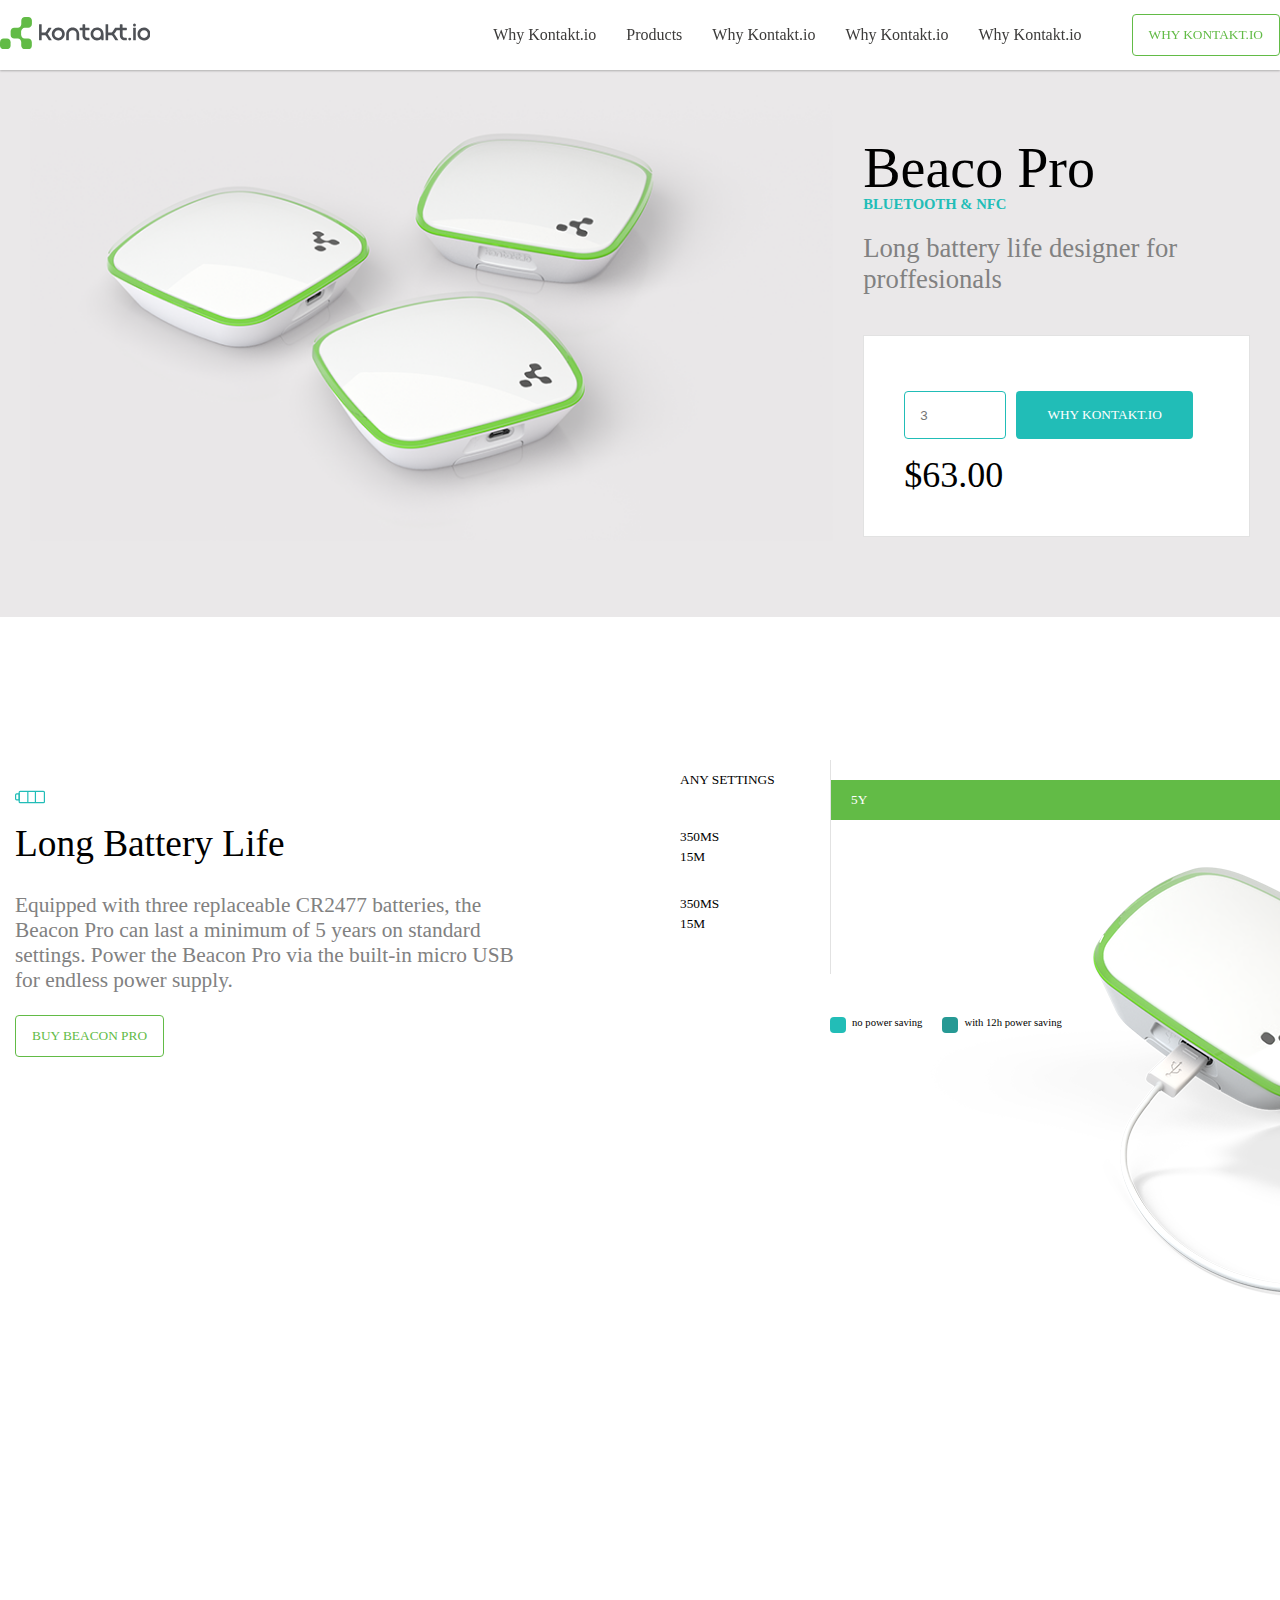
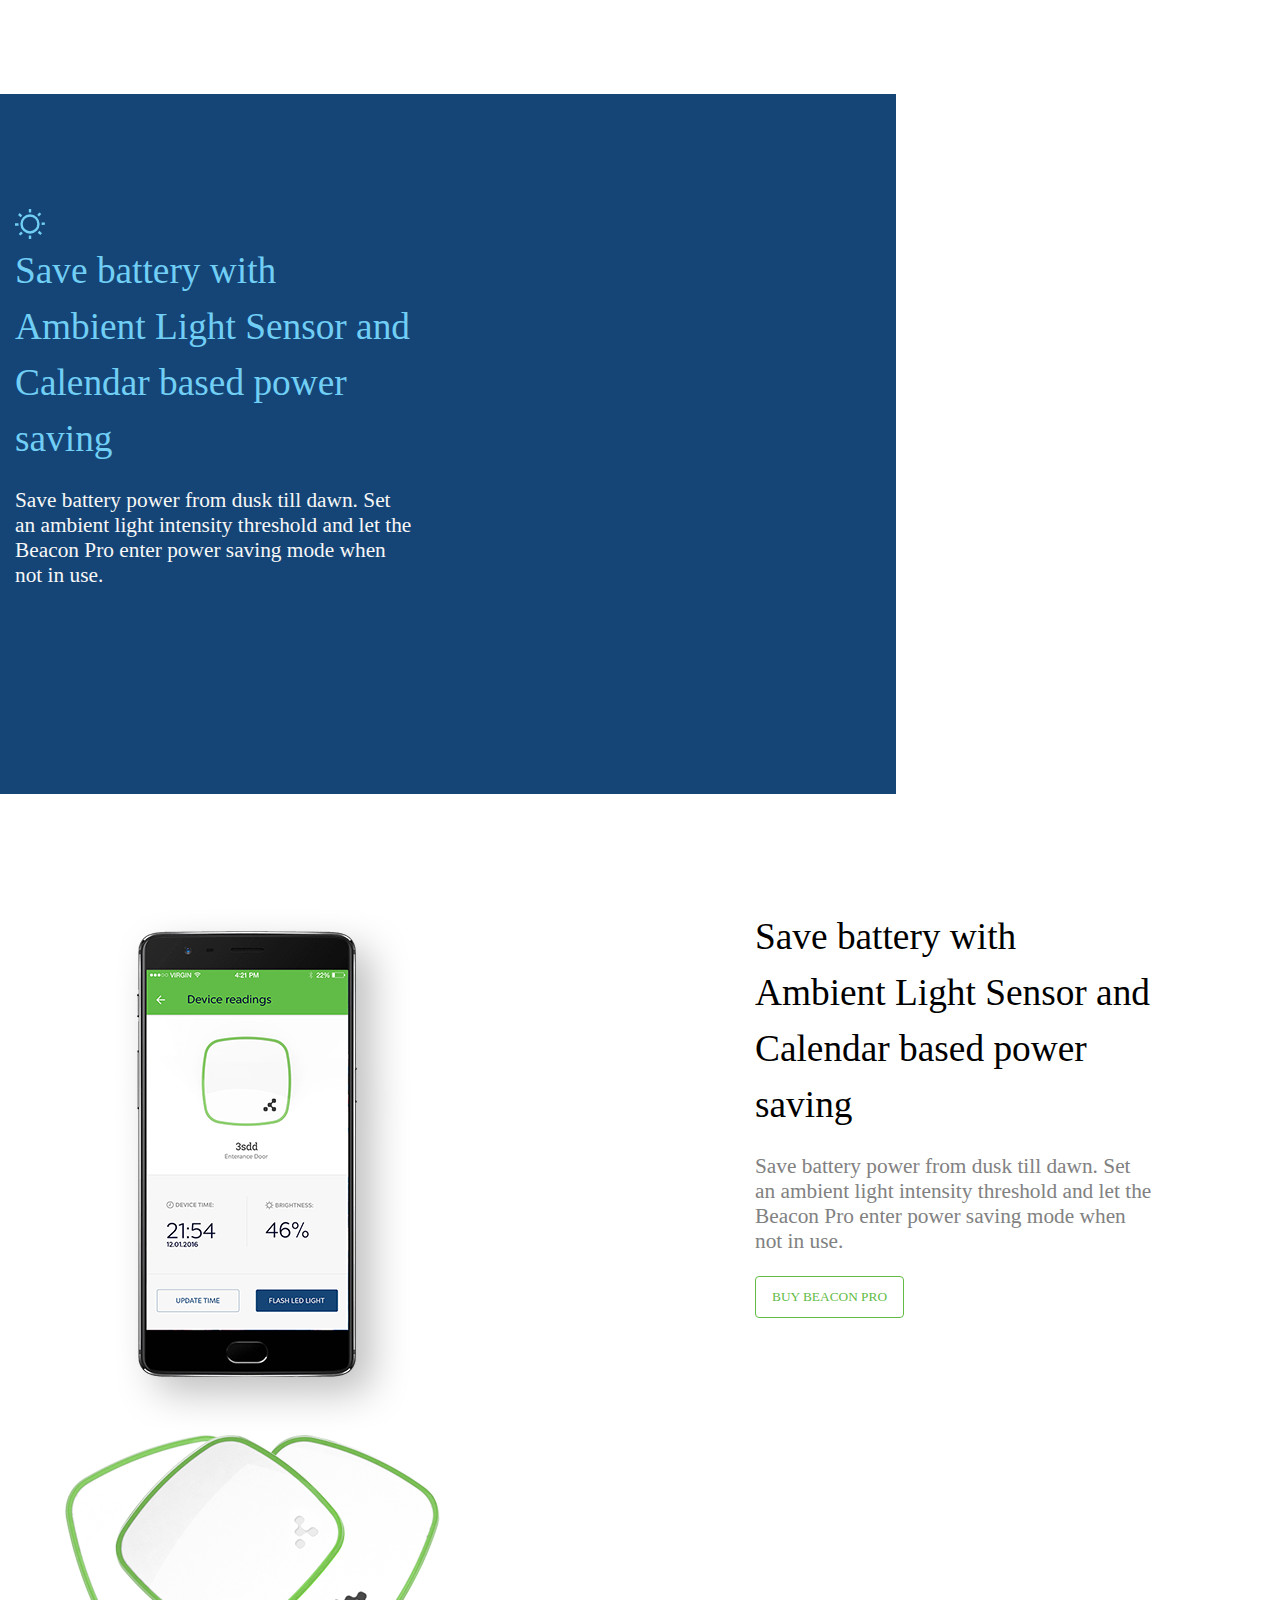
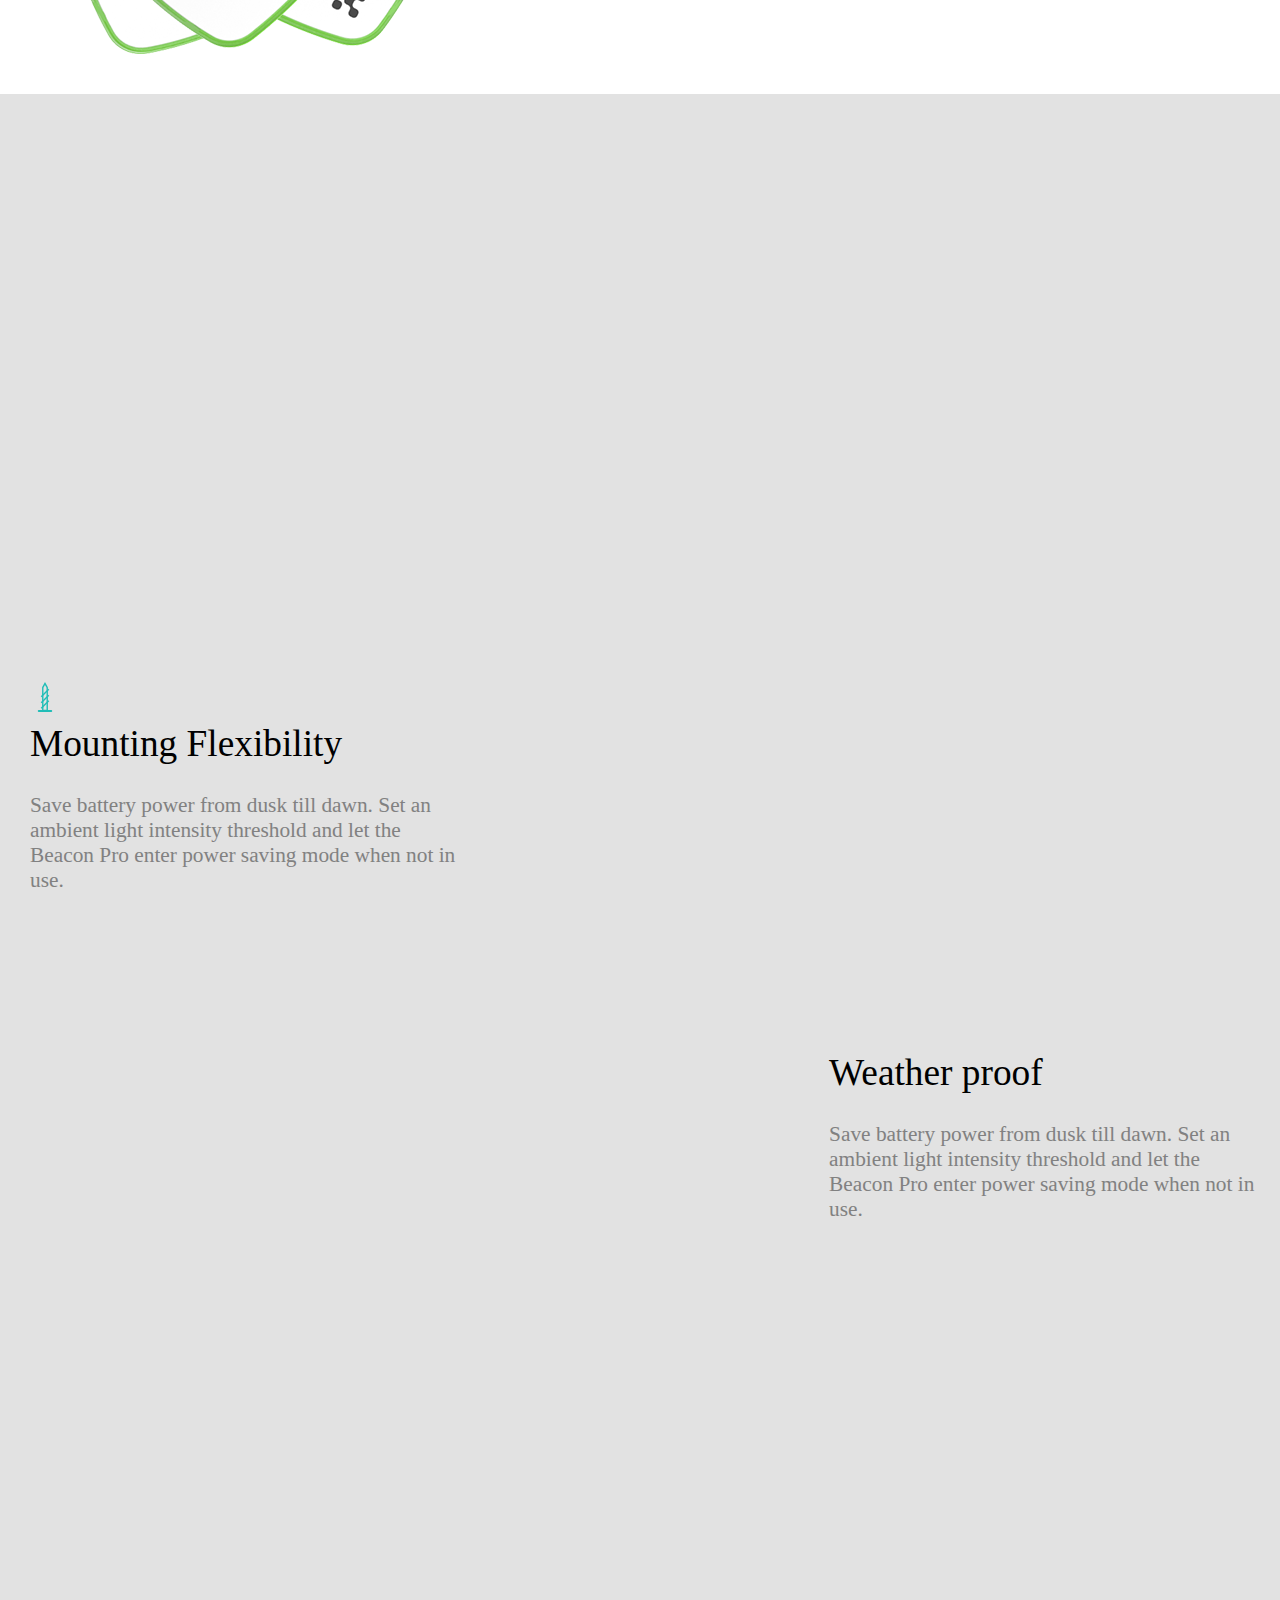
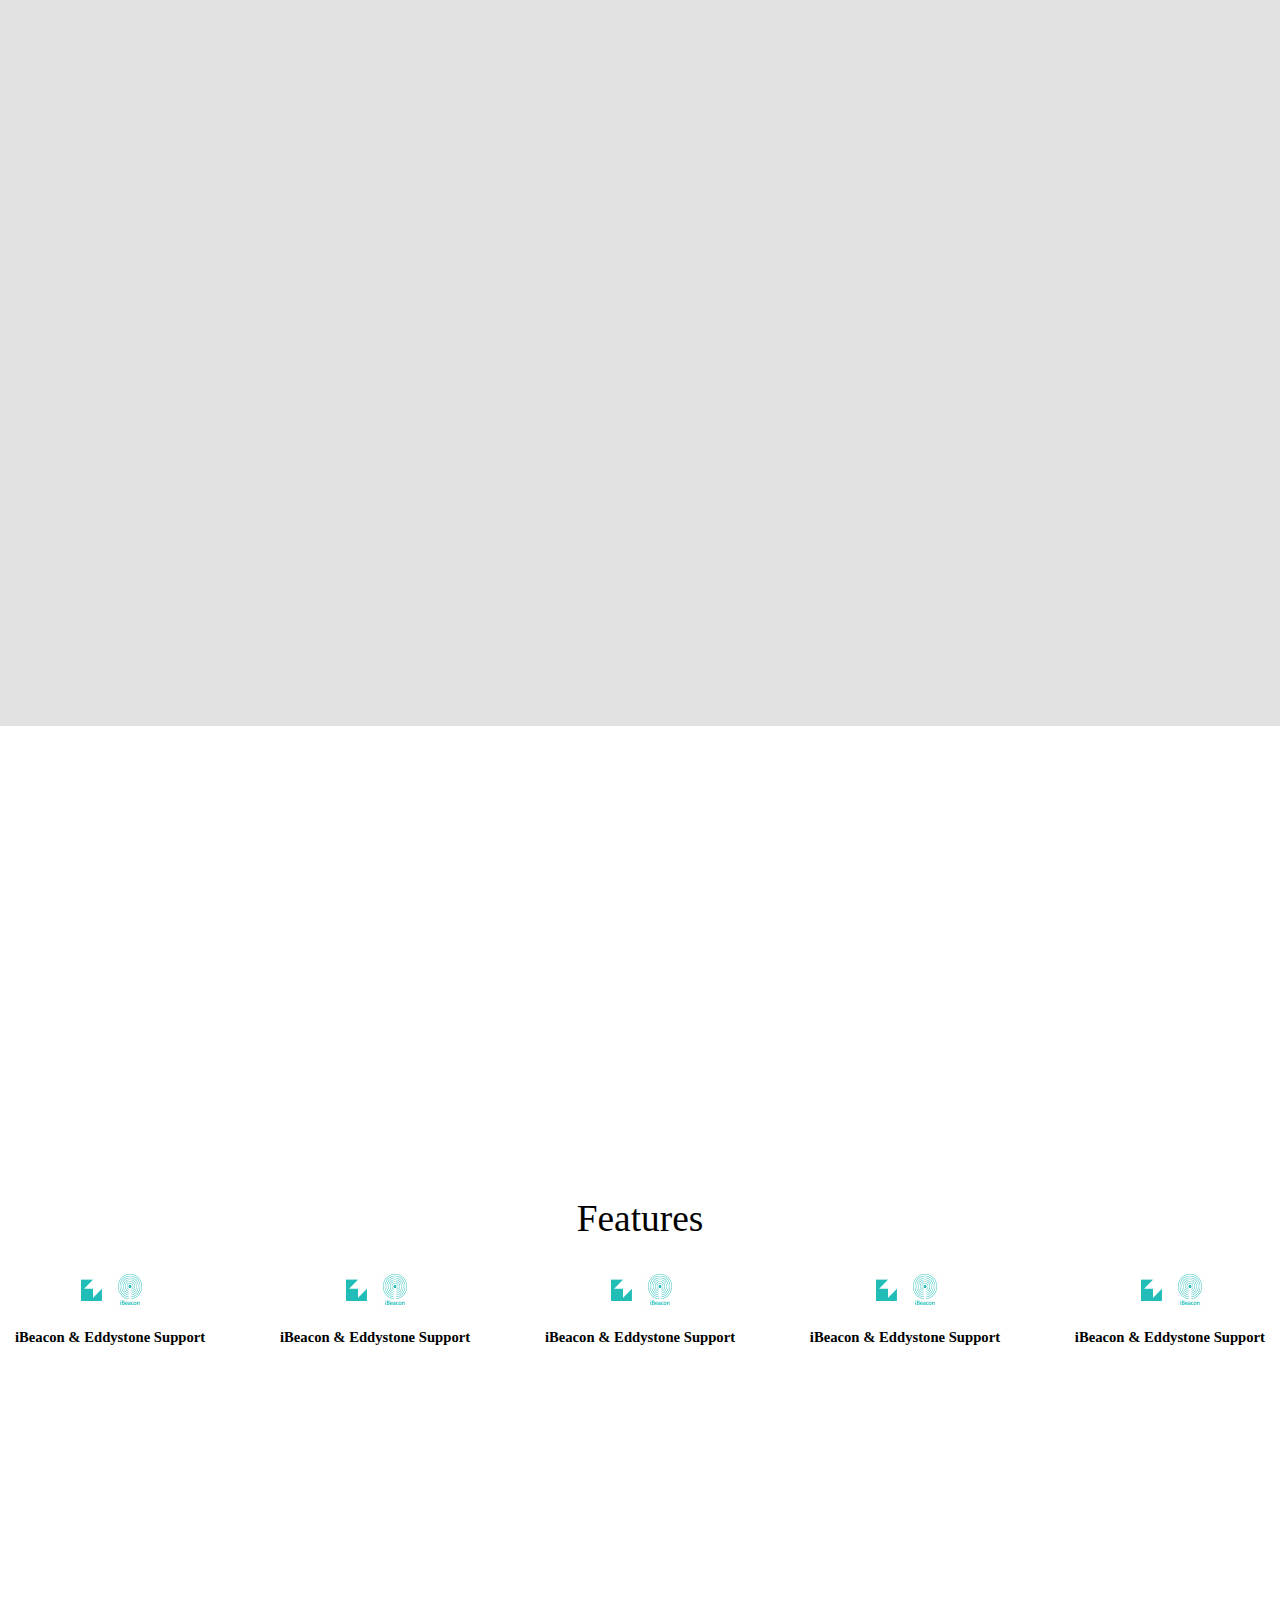
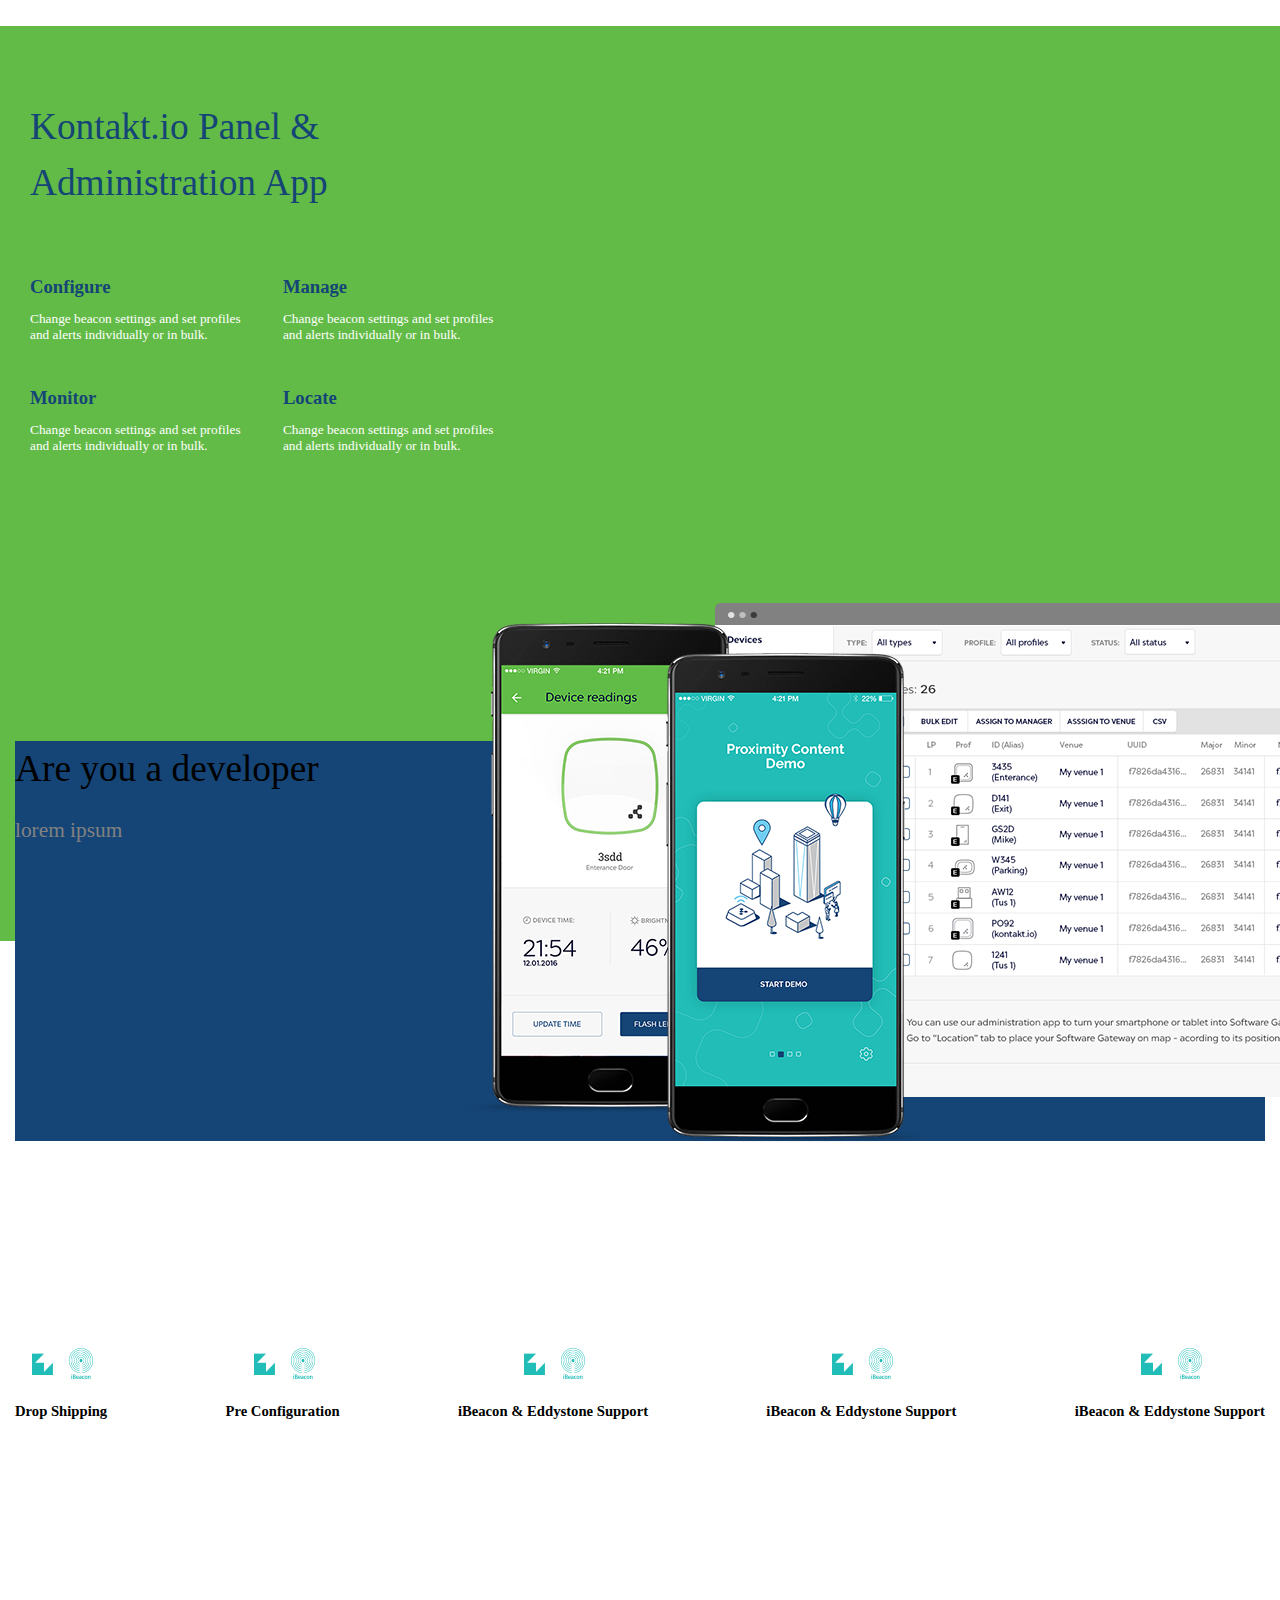
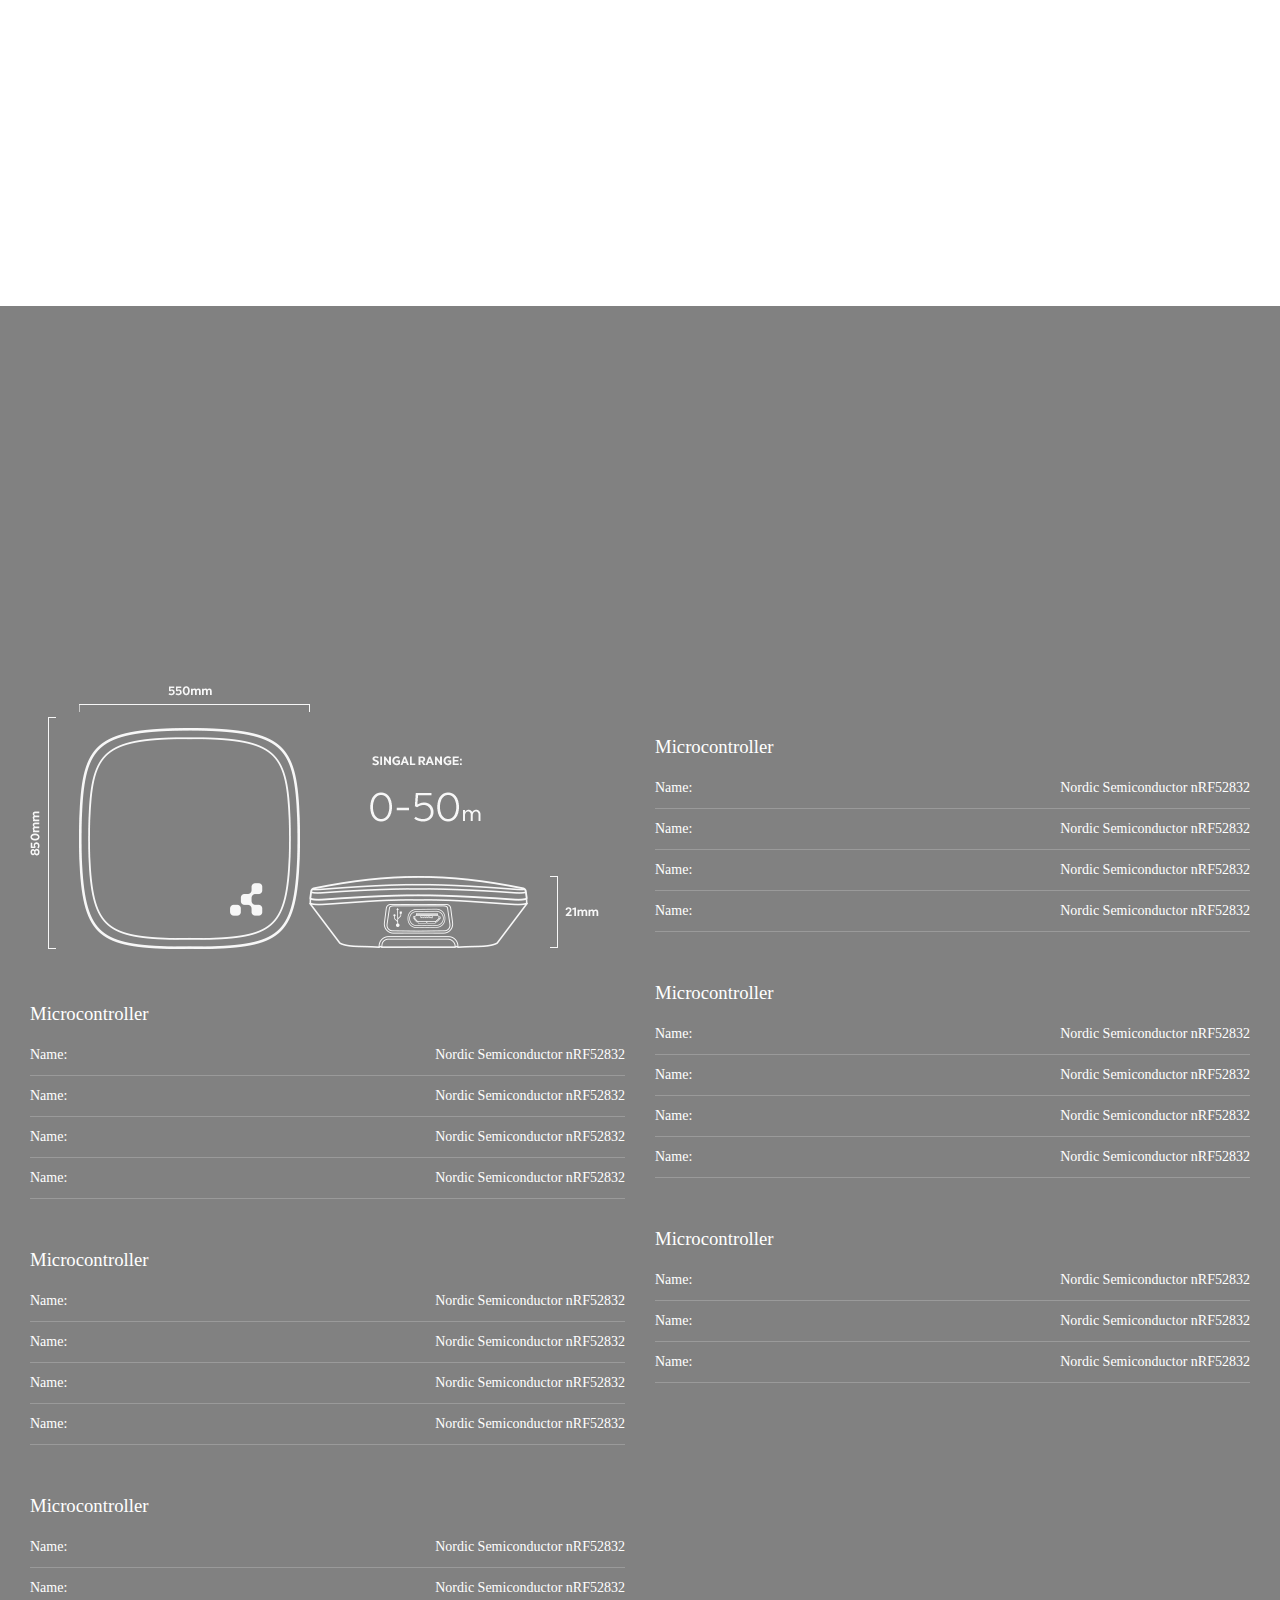
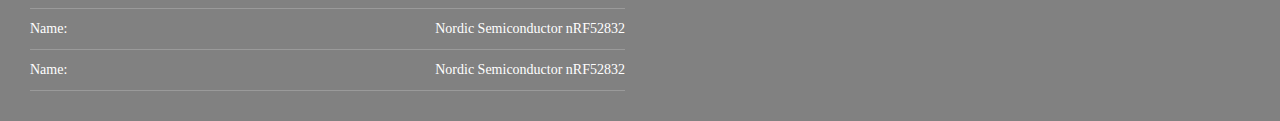
<file: index.html>
<!DOCTYPE HTML PUBLIC "-//W3C//DTD HTML 4.01//EN"
   "http://www.w3.org/TR/html4/strict.dtd">
<HTML>
    <HEAD>
        <TITLE>Beacon Pro</TITLE>
        <link rel="stylesheet" href="css.css">
        <link rel="stylesheet" href="grid.css">
        <link rel="stylesheet" href="graph.css">
        <link rel="stylesheet" href="style.css">
        <link rel="stylesheet" href="animate.css">  
        <link rel="stylesheet" href="aos-master/dist/aos.css">
        <script src="aos-master/dist/aos.js"></script>
        <script src="vissense-0.10.0/lib/vissense.js"></script>

        <meta name="viewport" content="width=device-width, initial-scale=1.0">

       
   </HEAD> 
    <BODY>
    <script> AOS.init({
      offset: 100,
      duration: 500,
      easing: 'ease-in-sine',
      delay: 100,
    });
        </script>   

        <div class="site-header">
            <div class="wrapper">
            <div class="logo-header">
                <img src="img/logo-2.svg" alt="kontakt.io">
            </div>
            <div class="header-nav">
                <ul id="nav-links">
                    <li class="menu-item">
                        <a href="https://testwebpage.kontakt.io/products-and-solutions/why-kontakt-io/">Why Kontakt.io</a>
                    </li>
                    <li class="menu-item">
                        <a class="link-box" href="https://testwebpage.kontakt.io/products-and-solutions/why-kontakt-io/">Products</a>
                    </li>
                    <li class="menu-item">
                        <a href="https://testwebpage.kontakt.io/products-and-solutions/why-kontakt-io/">Why Kontakt.io</a>
                    </li>
                     <li class="menu-item">
                        <a href="https://testwebpage.kontakt.io/products-and-solutions/why-kontakt-io/">Why Kontakt.io</a>
                    </li>
                    <li class="menu-item">
                        <a href="https://testwebpage.kontakt.io/products-and-solutions/why-kontakt-io/">Why Kontakt.io</a>
                    </li>
                    
                </ul>
                <div class="button contact-sales">
                     <a href="https://testwebpage.kontakt.io/products-and-solutions/why-kontakt-io/">Why Kontakt.io</a>
                </div>
            </div>
        </div>        
        </div>
        <div class="site-content">
        <div class="col-m-12 hero-bg">   
        <div class="hero">
            <div class="animated fadeIn col-8 col-m-12 hero-img">
                <img src="img/landing-image.png">
            </div>
            <div class="col-4 col-m-12 info-section">
                <div class="product-name"><h1>Beaco Pro</h1></div>
                <div class="subtitle"><h5>Bluetooth & NFC</h5></div>
                <div class="description">Long battery life designer for proffesionals</div>
                <div class="add-to-cart">
                    <div class="col-12 cart-form">
                         <input class="col-4" type="text" name="name" placeholder="3">
                         <div class="col-7 button add">
                             <a href="https://testwebpage.kontakt.io/products-and-solutions/why-kontakt-io/">Why Kontakt.io</a>
                         </div>
                    </div>
                        <div class="cart-price">$63.00</div>
                </div>
            </div>
        </div>
        </div> 
        <div class="battery-life">
            <div class="col-5 feature">
                    <div class="icon"><svg xmlns="http://www.w3.org/2000/svg" viewBox="0 0 50.11 21"><defs></defs><title>battery</title><g id="Layer_2" data-name="Layer 2"><g id="Layer_5" data-name="Layer 5"><path   class="cls-1" d="M47.4,21H8.71A2.71,2.71,0,0,1,6,18.29V2.71A2.71,2.71,0,0,1,8.71,0H47.4a2.71,2.71,0,0,1,2.71,2.71V18.29A2.71,2.71,0,0,1,47.4,21ZM8.71,2A.71.71,0,0,0,8,2.71V18.29a.71.71,0,0,0,.71.71H47.4a.71.71,0,0,0,.71-.71V2.71A.71.71,0,0,0,47.4,2Z"/><path class="cls-1" d="M8,16.25H2.78A2.79,2.79,0,0,1,0,13.47V7.2A2.79,2.79,0,0,1,2.78,4.42H8ZM2.78,6.42A.78.78,0,0,0,2,7.2v6.27a.78.78,0,0,0,.78.78H6V6.42Z"/><rect class="cls-1" x="20.44" y="1" width="2" height="19"/><rect class="cls-1" x="33.11" y="1" width="2" height="19"/></g></g></svg></div>                
                <h2>Long Battery Life</h2>
                <p>Equipped with three replaceable CR2477 batteries, the Beacon Pro can last a minimum of 5 years on standard settings.
                Power the Beacon Pro via the built-in micro USB for endless power supply. </p>
                <div class="button buy">
                     <a href="https://testwebpage.kontakt.io/products-and-solutions/why-kontakt-io/">Buy Beacon Pro</a>
                </div>                
            </div>  
 
        <div class="battery-chart">
                 <div class="beacon-cable">
                         <img src="img/beacon-cable.png"/>
                </div>   
                 <div class="graf">
                       <div class="usb">
                        <div class="opis">
                                <div class="settings_1">any settings</div>   
                        </div>
                <div class="chart-1"><div class="year">5y</div></div>           
                       </div>
            
                <div class="usb2">
                        <div class="opis">
                            <div class="settings_1"><div class="settings-txt"><div class="ms">350ms</div><div class="range">15m</div></div></div>   
                        </div>
                <div class="chart-2"><div class="year">5y</div></div>
                <div class="chart-2-power-save"><div class="year">8y</div></div>
    
                </div> 
                
                <div class="usb3">
                    <div class="opis">
                        <div class="settings_1"><div class="settings-txt"><div class="ms">350ms</div><div class="range">15m</div></div></div>   
                    </div>
                <div class="chart-3"><div class="year">5y</div></div>
                <div class="chart-3-power-save"><div class="year">8y</div></div>

                </div>             
            
            
                </div>  
            <div class="legend">
                <div class="no-power-save">
                        <div class="legend-color1"></div>
                        no power saving</div>
            
                <div class="with-power-saving">
                        <div class="legend-color2"></div>
                        with 12h power saving</div>
            </div>
        </div>    

        </div>
        <div class="coverage" data-aos="fade" >
             <div class="col-6 col-m-12 feature-img">
                 <img src="img/coverage-signal.png" class="signal">
                <img src="img/coverage-statue.png" class="statue">

            </div>              
             <div class="col-6 col-m-12 coverage-info">
                                     <div class="icon"><svg xmlns="http://www.w3.org/2000/svg" viewBox="0 0 50.11 21"><defs></defs><title>battery</title><g id="Layer_2" data-name="Layer 2"><g id="Layer_5" data-name="Layer 5"><path class="cls-1" d="M47.4,21H8.71A2.71,2.71,0,0,1,6,18.29V2.71A2.71,2.71,0,0,1,8.71,0H47.4a2.71,2.71,0,0,1,2.71,2.71V18.29A2.71,2.71,0,0,1,47.4,21ZM8.71,2A.71.71,0,0,0,8,2.71V18.29a.71.71,0,0,0,.71.71H47.4a.71.71,0,0,0,.71-.71V2.71A.71.71,0,0,0,47.4,2Z"/><path class="cls-1" d="M8,16.25H2.78A2.79,2.79,0,0,1,0,13.47V7.2A2.79,2.79,0,0,1,2.78,4.42H8ZM2.78,6.42A.78.78,0,0,0,2,7.2v6.27a.78.78,0,0,0,.78.78H6V6.42Z"/><rect class="cls-1" x="20.44" y="1" width="2" height="19"/><rect class="cls-1" x="33.11" y="1" width="2" height="19"/></g></g></svg></div>   
                <h2>Powerful Coverage</h2>
                <p>The built-in omni-directional antenna allows signals to reach distances of up to 80 meters. </p>
            </div>  
        </div>
        <div class="ambient">
                <div class="ambient-content">
                <div class="col-4 col-m-12 ambient-info">
                    <div class="icon"><svg xmlns="http://www.w3.org/2000/svg" viewBox="0 0 49.99 49.88"><defs></style></defs><title>day</title><g id="Layer_2" data-name="Layer 2"><g id="Layer_33" data-name="Layer 33"><path class="cls-1" d="M25,41a16.1,16.1,0,1,1,16.1-16.1A16.11,16.11,0,0,1,25,41Zm0-28.19a12.1,12.1,0,1,0,12.1,12.1A12.11,12.11,0,0,0,25,12.85Z"/><rect class="cls-1" x="6.57" y="7.31" width="4" height="5.69" transform="translate(-4.71 9.73) rotate(-48)"/><rect class="cls-1" x="39.42" y="36.88" width="4" height="5.69" transform="translate(-15.82 43.93) rotate(-48)"/><rect class="cls-1" x="0.07" y="23.71" width="5.92" height="4" transform="matrix(1, -0.03, 0.03, 1, -0.9, 0.12)"/><rect class="cls-1" x="44.47" y="22.17" width="5.46" height="4" transform="matrix(1, -0.03, 0.03, 1, -0.81, 1.66)"/><rect class="cls-1" x="6.8" y="38.84" width="5.69" height="4" transform="translate(-26.43 19.41) rotate(-46)"/><rect class="cls-1" x="37.7" y="6.96" width="5.46" height="4" transform="translate(5.9 31.82) rotate(-46)"/><rect class="cls-1" x="23" y="44.19" width="4" height="5.69"/><rect class="cls-1" x="23" width="4" height="5.69"/></g></g></svg></div>                       
                <h2>Save battery with Ambient Light Sensor and Calendar based power saving</h2>
                <p>Save battery power from dusk till dawn. Set an ambient light intensity threshold and let the Beacon Pro enter power saving mode when not in use. </p>
                    
                </div>
                <div class="col-m-12 power-save"  data-aos="fade">
                    <img src="img/power-save-blank.png">
                    <img src="img/animation/Power_Save_00000.png" class="slider">
    

                </div> 
                 <div class="signal">
                </div>     
                </div>  
            </div> 
        <div class="beacon-locator">
            <div class="col-6 col-m-12 locator-img">
                        <div class="par">
                    <div class="layer-bg phone" data-depth='0' data-type='parallax'><img src="img/flying-beacon/phone.png"></div>
                    <div class="layer-1 beacon" data-depth='0.07 ' data-type='parallax'><img src="img/flying-beacon/1.png"></div>
                    <div class="layer-2 beacon" data-depth='0.15' data-type='parallax'><img src="img/flying-beacon/2.png"></div>
                    <div class="layer-3 beacon" data-depth='0.25' data-type='parallax'><img src="img/flying-beacon/3.png"></div>
                        </div>
            </div>
            <div class="col-4 col-m-12 locator-info">
                <h2>Save battery with Ambient Light Sensor and Calendar based power saving</h2>
                <p>Save battery power from dusk till dawn. Set an ambient light intensity threshold and let the Beacon Pro enter power saving mode when not in use. </p>
                <div class="button buy">
                     <a href="https://testwebpage.kontakt.io/products-and-solutions/why-kontakt-io/">Buy Beacon Pro</a>
                </div>                  
                </div>
        </div> 
        <div class="col-12 middle">
            <div class="wrapper1">
                <div class="spacer" >
                    <img src="img/spacer_1.png"  data-aos="fade">
                </div>
                <div class="mounting-flex">
                <div class="col-4 mount">
                    <div class="icon"><svg xmlns="http://www.w3.org/2000/svg" viewBox="0 0 20.49 42.61"><defs><style>.cls-1.cls-2{fill:none;stroke:silver;stroke-miterlimit:10;stroke-width:2px;}</style></defs><title>screw</title><g id="Layer_2" data-name="Layer 2"><g id="Isolation_Mode" data-name="Isolation Mode"><rect class="cls-1" y="39.77" width="20.49" height="2.84" rx="1.28" ry="1.28"/><path class="cls-1" d="M14.41,41.56H6.08V7.51L10.24,0l4.17,7.51Zm-6.33-2h4.33V8L10.24,4.12,8.08,8Z"/><rect class="cls-1" x="2.68" y="14.72" width="15.12" height="2" transform="translate(-8.11 11.85) rotate(-45)"/><rect class="cls-1" x="2.68" y="23.15" width="15.12" height="2" transform="translate(-14.08 14.32) rotate(-45)"/><rect class="cls-1" x="2.68" y="30.91" width="15.12" height="2" transform="translate(-19.57 16.59) rotate(-45)"/><path class="cls-2" d="M4.56,37.64"/><path class="cls-2" d="M15.25,26.95"/></g></g></svg></div>
                    <h2>Mounting Flexibility</h2>
                    <p>Save battery power from dusk till dawn. Set an ambient light intensity threshold and let the Beacon Pro enter power saving mode when not in use. </p>               
                </div>
                <div class="mount-video"  data-aos="fade" >
                     <video id="myVideo">
                         <source src="img/klapka2.mp4">

                    </video>
                </div>
                </div>
                <div class="weather">
                    <div class="col-7 splash-img">
                        <img src="img/water.png"  data-aos="fade">
                    </div>
                    <div class="col-4 splasproof">
                            <h2>Weather proof</h2>
                            <p>Save battery power from dusk till dawn. Set an ambient light intensity threshold and let the Beacon Pro enter power saving mode when not in use. </p>    
                    </div>
                     <div class="golf" data-aos="fade">
                         <div class="golf-img">
                        <img src="img/golf.png">
                        </div>
                    </div>   
                </div>


        </div>
             
        </div>
            <div class="col-12 ble_bg">
                <div class="ble"  data-aos="fade"> 
                    <div class="col-4 ble_opis">
                            <h2>Bluetooth 5 ready</h2>
                            <p class="white">Save battery power from dusk till dawn. Set an ambient light intensity threshold and let the Beacon Pro enter power saving mode when not in use. </p>
                    </div>
                    <div class="col-6 ble_img">
                        <img src="img/ble_5_b.png"
                    </div>
                </div>
            </div> 
            </div>        
            
                <div class="col-12 features">
                <div class="features-containter">   
                <h2>Features</h2>
                <div class="feature-list">   
                    <div class="feaute_1">
                    <img src="img/demo-ico.png">
                    <h5>iBeacon & Eddystone Support</h5>  
                    </div>
                    <div class="feaute_1">
                    <img src="img/demo-ico.png">
                    <h5>iBeacon & Eddystone Support</h5>  
                    </div>  
                    <div class="feaute_1">
                    <img src="img/demo-ico.png">
                    <h5>iBeacon & Eddystone Support</h5>  
                    </div>
                    <div class="feaute_1">
                    <img src="img/demo-ico.png">
                    <h5>iBeacon & Eddystone Support</h5>  
                    </div> 
                    <div class="feaute_1">
                    <img src="img/demo-ico.png">
                    <h5>iBeacon & Eddystone Support</h5>  
                    </div> 
                </div>
                </div>     
            </div> 
            <div class="col-12 apps">
                <div class="apps-container">
                    <div class="col-5 apps-opis">
                        <h2>Kontakt.io Panel & Administration App</h2>
                        <div class="opisy-grid">
                            <div class="col-6 opis_s">
                            <h5>Configure</h5>
                            <p>Change beacon settings and set profiles and alerts individually or in bulk.</p> 
                            </div>    
                            <div class="col-6 opis_s">
                            <h5>Manage</h5>                                
                            <p>Change beacon settings and set profiles and alerts individually or in bulk.</p> 
                            </div>
                            <div class="col-6 opis_s">
                             <h5>Monitor</h5>    
                            <p>Change beacon settings and set profiles and alerts individually or in bulk.</p> 
                            </div>    
                            <div class="col-6 opis_s">
                             <h5>Locate</h5>    
                            <p>Change beacon settings and set profiles and alerts individually or in bulk.</p>  
                            </div>                                
                        </div>
                    </div>

                </div>
                         <div class="phones">
                        <div class="panel"><img src="img/webpanel.png"></div>
                        <div class="admin"><img src="img/admin-app.png"></div>
                        <div class="showcase"><img src="img/showcase%20app.png"></div>

                    </div>
            </div>
            <div class="col-12 dev-container">
            <div class="dev">
                <h2>Are you a developer</h2>
                <p>lorem ipsum</p>
            </div>
            </div>   
                <div class="col-12 features">
                <div class="features-containter">   
                <div class="feature-list">   
                    <div class="feaute_1">
                    <img src="img/demo-ico.png">
                    <h5>Drop Shipping</h5>  
                    </div>
                    <div class="feaute_1">
                    <img src="img/demo-ico.png">
                    <h5>Pre Configuration</h5>  
                    </div>  
                    <div class="feaute_1">
                    <img src="img/demo-ico.png">
                    <h5>iBeacon & Eddystone Support</h5>  
                    </div>
                    <div class="feaute_1">
                    <img src="img/demo-ico.png">
                    <h5>iBeacon & Eddystone Support</h5>  
                    </div> 
                    <div class="feaute_1">
                    <img src="img/demo-ico.png">
                    <h5>iBeacon & Eddystone Support</h5>  
                    </div> 
                </div>
                </div>     
            </div> 
        <div class="col-12 bottom-bg">
             <div class="wrapper1 spacer">
            <div class="spacer " >
            <img src="img/close-up.png"  data-aos="fade">
             </div> 
        </div> 
        </div>    
            <div class="col-12 tech-spec-bg">
    
                 <div class="tech-spec">
                <div class="col-6 tech-left">
                    <img src="img/tech-spec-white.png">
                    <div class="tech-block">
                        <h3>Microcontroller</h3>
                        <div class="pos"><div class="tech-name">Name: </div><div class="tech-value">Nordic Semiconductor nRF52832 </div></div>
                        <div class="pos"><div class="tech-name">Name: </div><div class="tech-value">Nordic Semiconductor nRF52832 </div></div>
                        <div class="pos"><div class="tech-name">Name: </div><div class="tech-value">Nordic Semiconductor nRF52832 </div></div>
                        <div class="pos"><div class="tech-name">Name: </div><div class="tech-value">Nordic Semiconductor nRF52832 </div></div>
                </div>
                    <div class="tech-block">
                        <h3>Microcontroller</h3>
                        <div class="pos"><div class="tech-name">Name: </div><div class="tech-value">Nordic Semiconductor nRF52832 </div></div>
                        <div class="pos"><div class="tech-name">Name: </div><div class="tech-value">Nordic Semiconductor nRF52832 </div></div>
                        <div class="pos"><div class="tech-name">Name: </div><div class="tech-value">Nordic Semiconductor nRF52832 </div></div>
                        <div class="pos"><div class="tech-name">Name: </div><div class="tech-value">Nordic Semiconductor nRF52832 </div></div>
                </div>
                    
                    <div class="tech-block">
                        <h3>Microcontroller</h3>
                        <div class="pos"><div class="tech-name">Name: </div><div class="tech-value">Nordic Semiconductor nRF52832 </div></div>
                        <div class="pos"><div class="tech-name">Name: </div><div class="tech-value">Nordic Semiconductor nRF52832 </div></div>
                        <div class="pos"><div class="tech-name">Name: </div><div class="tech-value">Nordic Semiconductor nRF52832 </div></div>
                        <div class="pos"><div class="tech-name">Name: </div><div class="tech-value">Nordic Semiconductor nRF52832 </div></div>
                </div>  
                </div>    
                <div class="col-6 tech-right">
                    <div class="tech-block">
                        <h3>Microcontroller</h3>
                        <div class="pos"><div class="tech-name">Name: </div><div class="tech-value">Nordic Semiconductor nRF52832 </div></div>
                        <div class="pos"><div class="tech-name">Name: </div><div class="tech-value">Nordic Semiconductor nRF52832 </div></div>
                        <div class="pos"><div class="tech-name">Name: </div><div class="tech-value">Nordic Semiconductor nRF52832 </div></div>
                        <div class="pos"><div class="tech-name">Name: </div><div class="tech-value">Nordic Semiconductor nRF52832 </div></div>
                </div>
                    <div class="tech-block">
                        <h3>Microcontroller</h3>
                        <div class="pos"><div class="tech-name">Name: </div><div class="tech-value">Nordic Semiconductor nRF52832 </div></div>
                        <div class="pos"><div class="tech-name">Name: </div><div class="tech-value">Nordic Semiconductor nRF52832 </div></div>
                        <div class="pos"><div class="tech-name">Name: </div><div class="tech-value">Nordic Semiconductor nRF52832 </div></div>
                        <div class="pos"><div class="tech-name">Name: </div><div class="tech-value">Nordic Semiconductor nRF52832 </div></div>
                </div>
                    
                    <div class="tech-block">
                        <h3>Microcontroller</h3>
                        <div class="pos"><div class="tech-name">Name: </div><div class="tech-value">Nordic Semiconductor nRF52832 </div></div>
                        <div class="pos"><div class="tech-name">Name: </div><div class="tech-value">Nordic Semiconductor nRF52832 </div></div>
                        <div class="pos"><div class="tech-name">Name: </div><div class="tech-value">Nordic Semiconductor nRF52832 </div></div>
                                            
                </div>
                     
                    
            </div>
            </div>
                </div>
                
        </div>         
 
    <script src="js/index.js"></script>
<script id="jsbin-javascript">

var myVideo = document.getElementById('myVideo');

VisSense.VisMon.Builder(VisSense(myVideo, { fullyvisible: 0.75 }))
.on('fullyvisible', function(monitor) {
  myVideo.play();
})
.on('hidden', function(monitor) {
  myVideo.pause();
  
})
.build()
.start();

</script>
   </BODY>
</HTML>
</file>
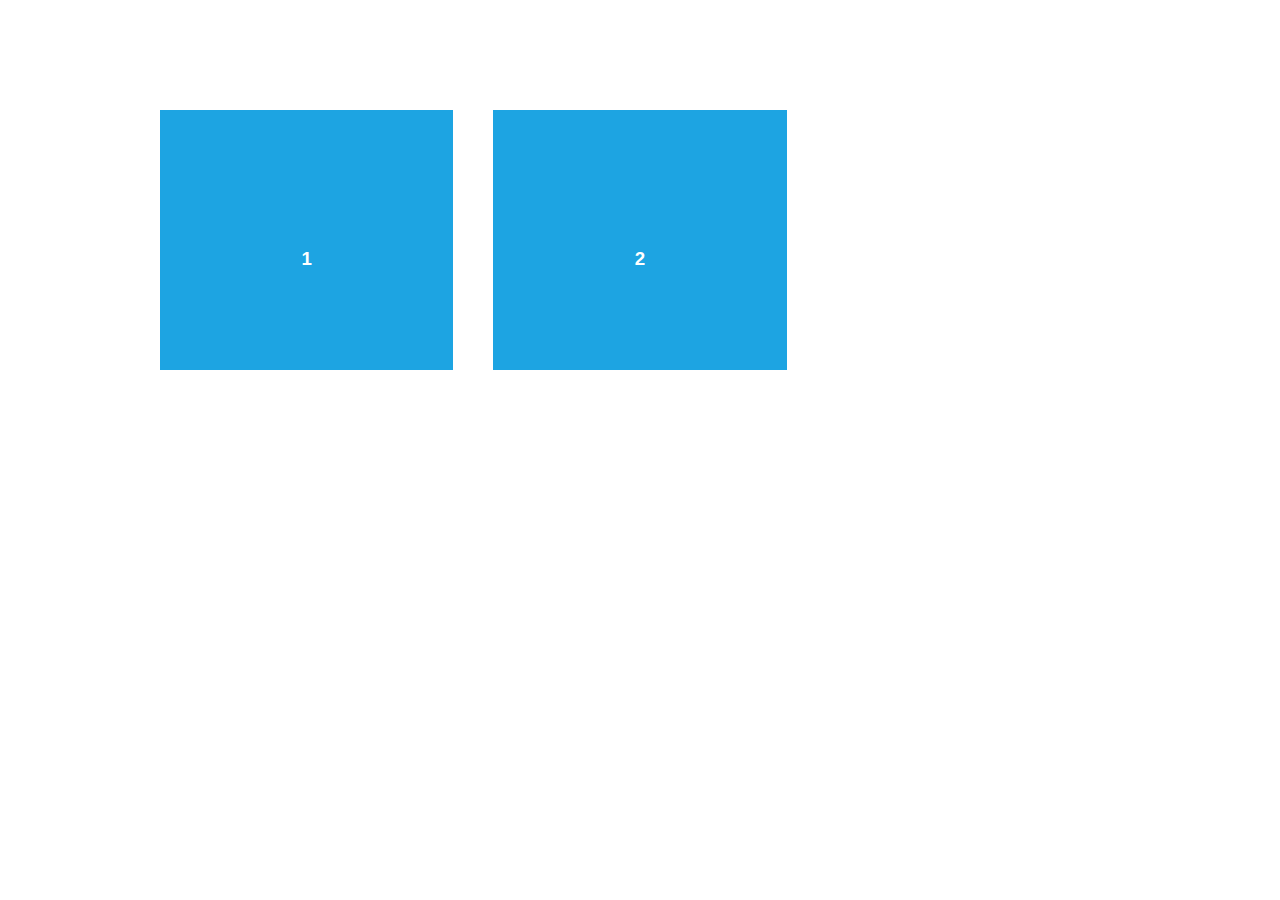
<file: aos-master/demo/async.html>
<!DOCTYPE html>
<html>
  <head>
    <meta charset="utf-8">
    <title>AOS - Animate on scroll library</title>
    <meta name="viewport" content="width=device-width">
    <link rel="stylesheet" href="css/styles.css" />
    <link rel="stylesheet" href="../dist/aos.css" />
  </head>
  <body>
    <div id="aos-demo" class="aos-all"></div>

    <script src="../dist/aos.js"></script>
    <script>
      AOS.init({
        easing: 'ease-in-out-sine'
      });

      setInterval(addItem, 300);

      var itemsCounter = 1;
      var container = document.getElementById('aos-demo');

      function addItem () {
        if (itemsCounter > 42) return;
        var item = document.createElement('div');
        item.classList.add('aos-item');
        item.setAttribute('data-aos', 'fade-up');
        item.innerHTML = '<div class="aos-item__inner"><h3>' + itemsCounter + '</h3></div>';
        container.appendChild(item);
        itemsCounter++;
      }
    </script>
  </body>
</html>
</file>
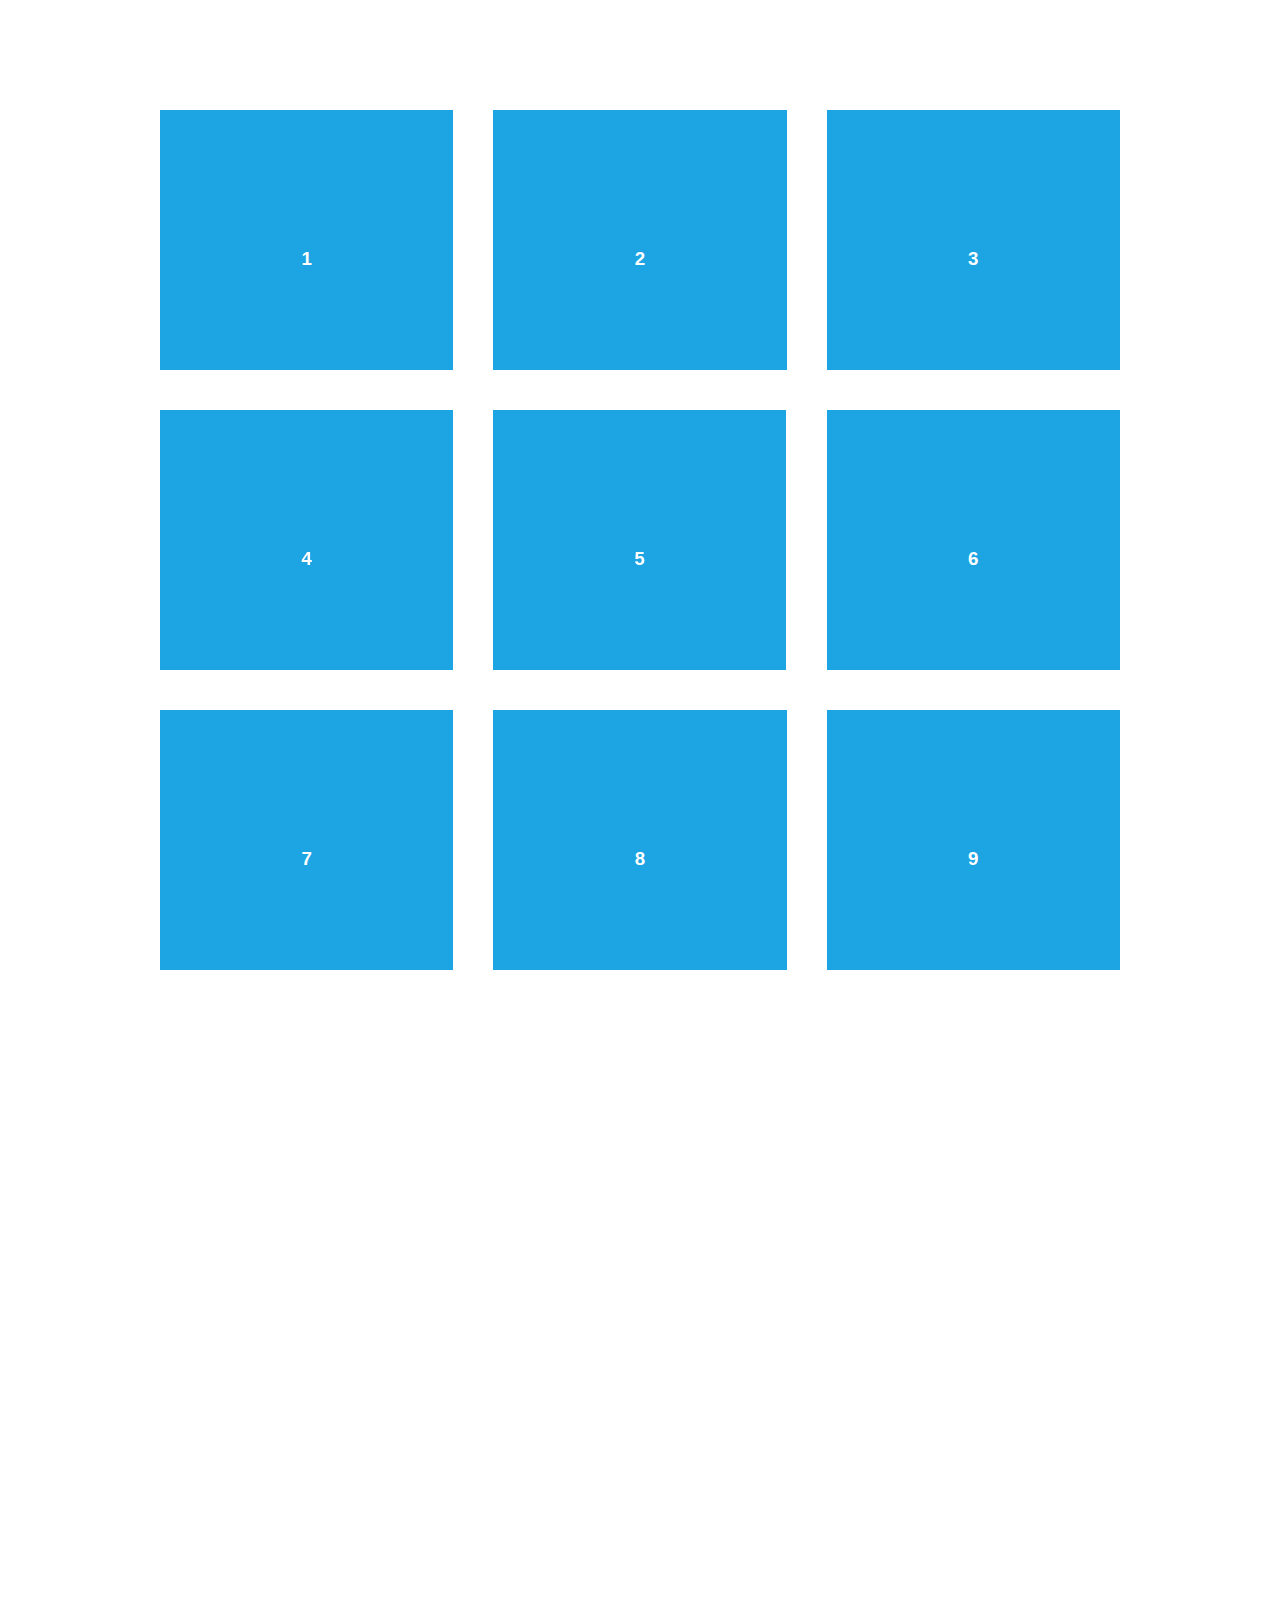
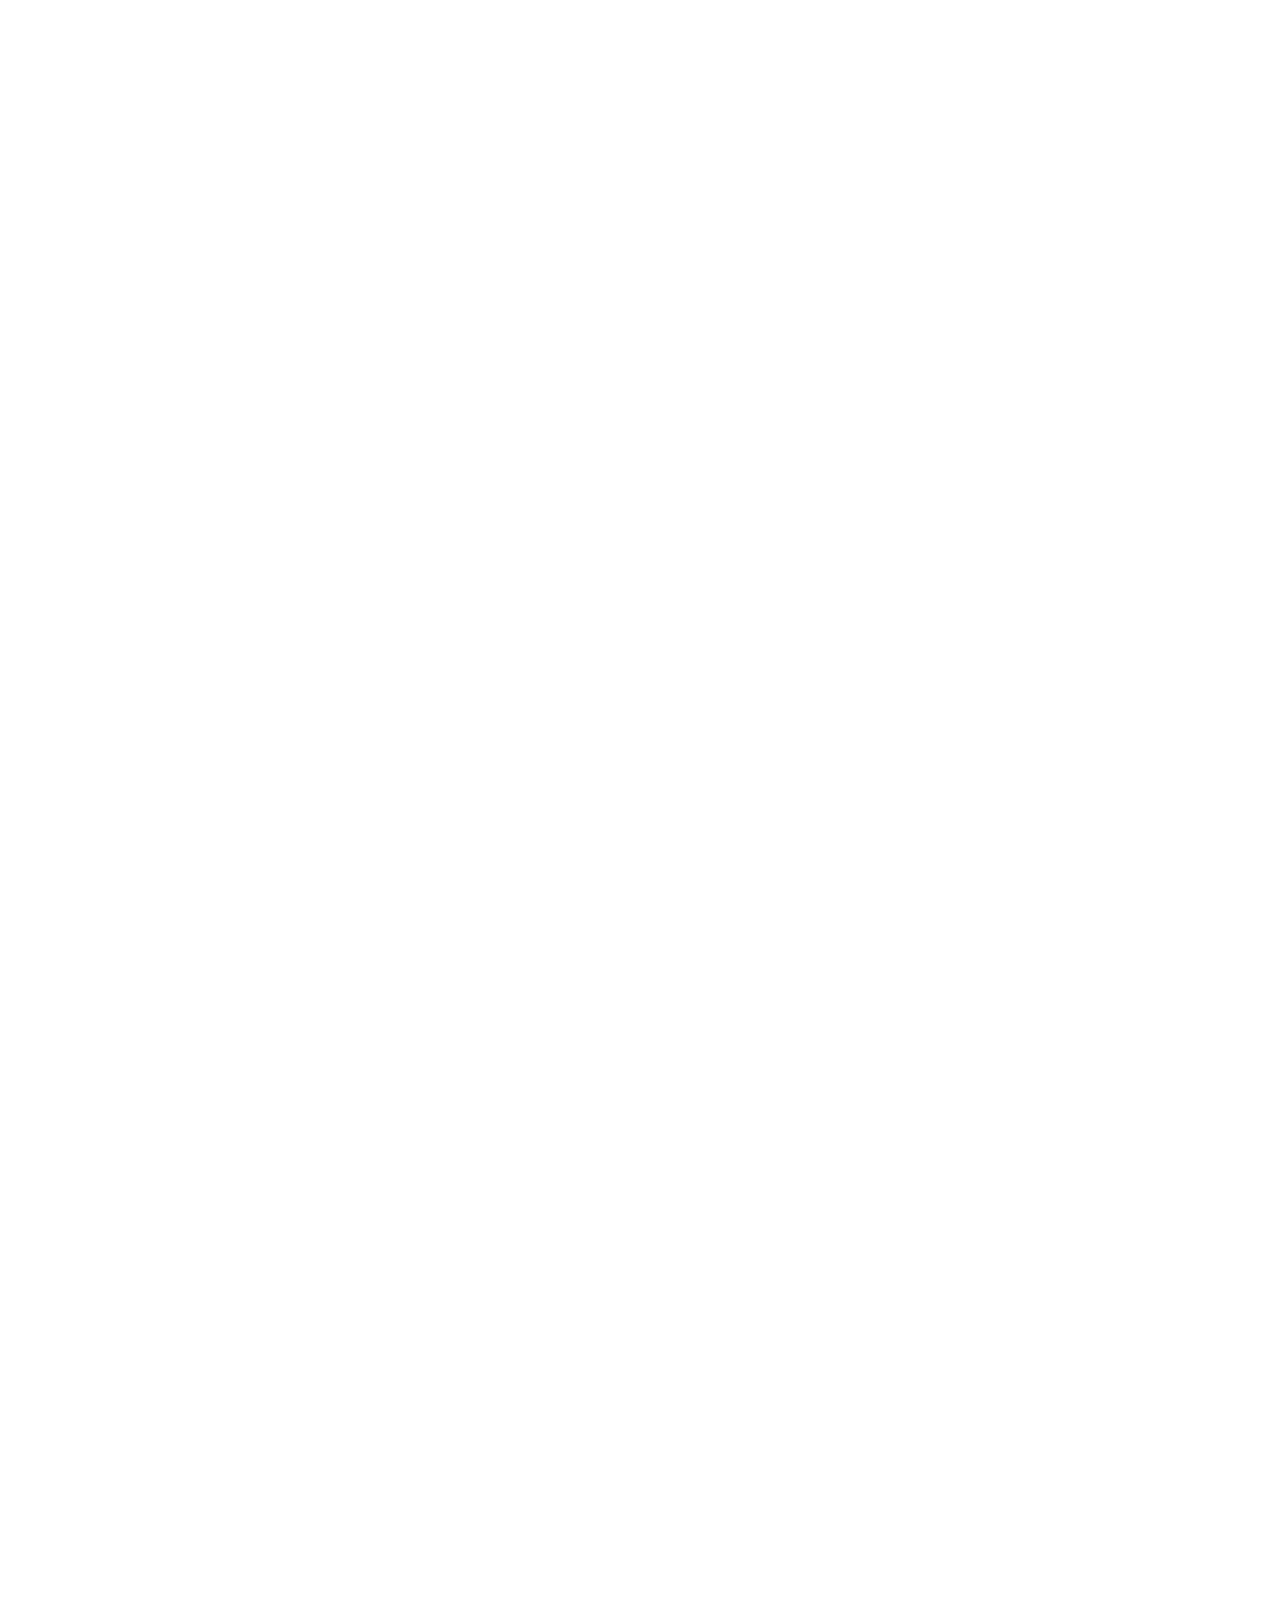
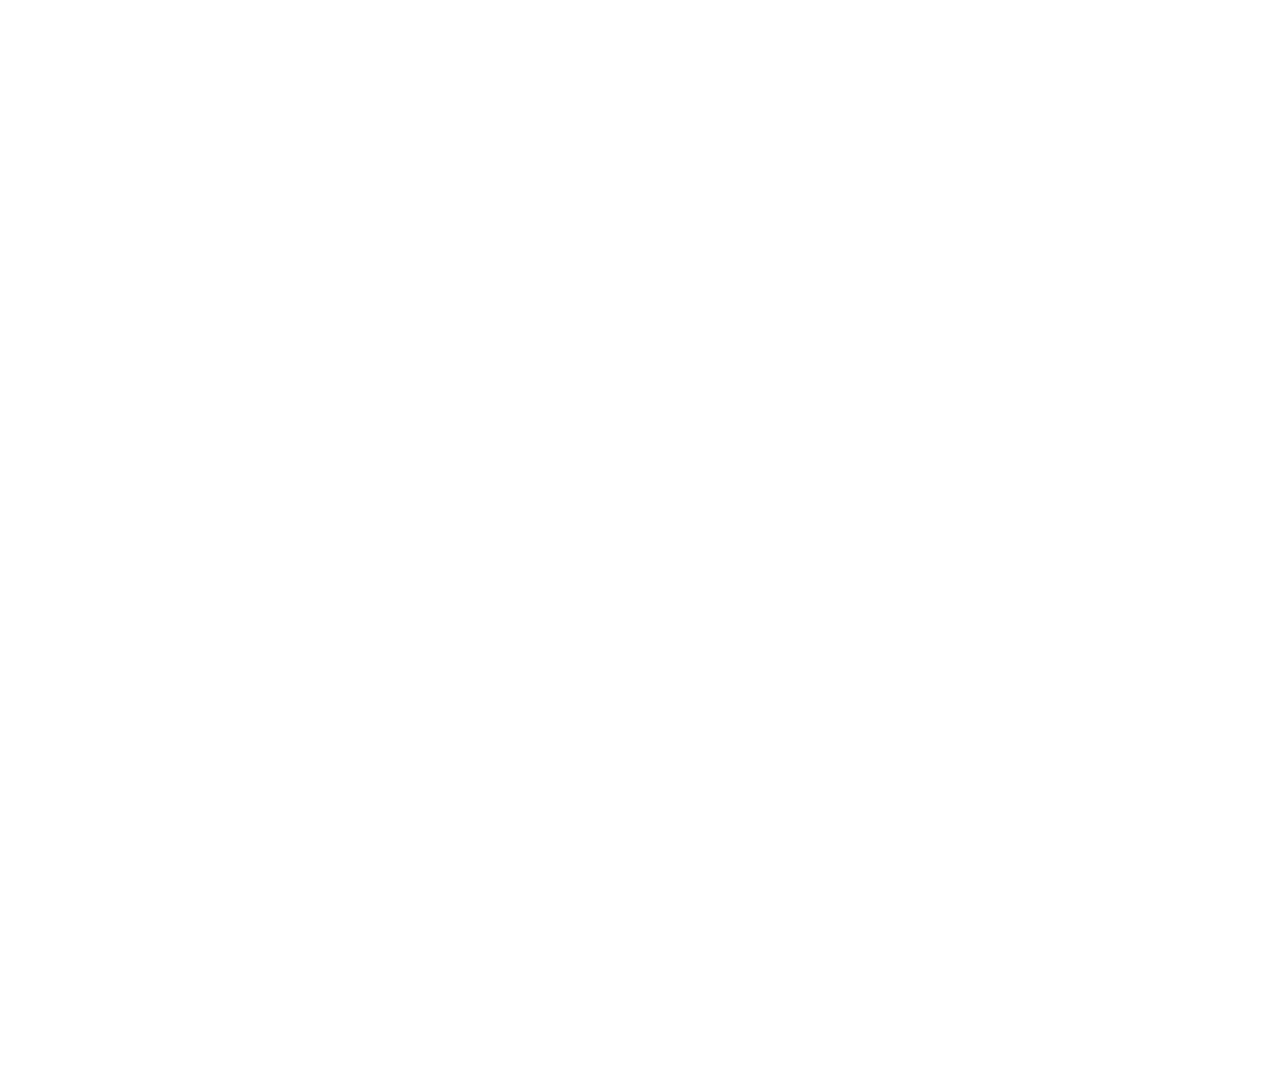
<file: aos-master/demo/simple.html>
<!DOCTYPE html>
<html>
  <head>
    <meta charset="utf-8">
    <title>AOS - Animate on scroll library</title>
    <meta name="viewport" content="width=device-width">
    <link rel="stylesheet" href="css/styles.css" />
    <link rel="stylesheet" href="../dist/aos.css" />
    <!--[if lt IE 9]>
    <script src="//html5shiv.googlecode.com/svn/trunk/html5.js"></script>
    <![endif]-->
  </head>
  <body>
    <div id="transcroller-body" class="aos-all">
      <div class="aos-item" data-aos="fade-up">
        <div class="aos-item__inner"><h3>1</h3></div>
      </div>
      <div class="aos-item" data-aos="fade-down">
        <div class="aos-item__inner"><h3>2</h3></div>
      </div>
      <div class="aos-item" data-aos="zoom-out-down">
        <div class="aos-item__inner"><h3>3</h3></div>
      </div>
      <div class="aos-item" data-aos="flip-down">
        <div class="aos-item__inner"><h3>4</h3></div>
      </div>
      <div class="aos-item" data-aos="flip-up">
        <div class="aos-item__inner"><h3>5</h3></div>
      </div>
      <div class="aos-item" data-aos="fade-down">
        <div class="aos-item__inner"><h3>6</h3></div>
      </div>
      <div class="aos-item" data-aos="fade-in">
        <div class="aos-item__inner"><h3>7</h3></div>
      </div>
      <div class="aos-item" data-aos="fade-down">
        <div class="aos-item__inner"><h3>8</h3></div>
      </div>
      <div class="aos-item" data-aos="fade-in">
        <div class="aos-item__inner"><h3>9</h3></div>
      </div>
      <div class="aos-item" data-aos="fade-down">
        <div class="aos-item__inner"><h3>10</h3></div>
      </div>
      <div class="aos-item" data-aos="fade-up">
        <div class="aos-item__inner"><h3>11</h3></div>
      </div>
      <div class="aos-item" data-aos="fade-down">
        <div class="aos-item__inner"><h3>12</h3></div>
      </div>
      <div class="aos-item" data-aos="fade-in">
        <div class="aos-item__inner"><h3>13</h3></div>
      </div>
      <div class="aos-item" data-aos="fade-up">
        <div class="aos-item__inner"><h3>14</h3></div>
      </div>
      <div class="aos-item" data-aos="fade-in">
        <div class="aos-item__inner"><h3>15</h3></div>
      </div>
      <div class="aos-item" data-aos="fade-up">
        <div class="aos-item__inner"><h3>16</h3></div>
      </div>
      <div class="aos-item" data-aos="fade-down">
        <div class="aos-item__inner"><h3>17</h3></div>
      </div>
      <div class="aos-item" data-aos="fade-up">
        <div class="aos-item__inner"><h3>18</h3></div>
      </div>
      <div class="aos-item" data-aos="zoom-out">
        <div class="aos-item__inner"><h3>19</h3></div>
      </div>
      <div class="aos-item" data-aos="fade-up">
        <div class="aos-item__inner"><h3>20</h3></div>
      </div>
      <div class="aos-item" data-aos="zoom-out">
        <div class="aos-item__inner"><h3>21</h3></div>
      </div>
      <div class="aos-item" data-aos="fade-in">
        <div class="aos-item__inner"><h3>22</h3></div>
      </div>
      <div class="aos-item" data-aos="zoom-out-up">
        <div class="aos-item__inner"><h3>23</h3></div>
      </div>
      <div class="aos-item" data-aos="zoom-out-down">
        <div class="aos-item__inner"><h3>24</h3></div>
      </div>
      <div class="aos-item" data-aos="fade-in">
        <div class="aos-item__inner"><h3>25</h3></div>
      </div>
      <div class="aos-item" data-aos="fade-in">
        <div class="aos-item__inner"><h3>26</h3></div>
      </div>
      <div class="aos-item" data-aos="fade-in">
        <div class="aos-item__inner"><h3>27</h3></div>
      </div>
      <div class="aos-item" data-aos="fade-in">
        <div class="aos-item__inner"><h3>28</h3></div>
      </div>
      <div class="aos-item" data-aos="fade-in">
        <div class="aos-item__inner"><h3>29</h3></div>
      </div>
      <div class="aos-item" data-aos="fade-in">
        <div class="aos-item__inner"><h3>30</h3></div>
      </div>
      <div class="aos-item" data-aos="fade-in">
        <div class="aos-item__inner"><h3>31</h3></div>
      </div>
      <div class="aos-item" data-aos="fade-in">
        <div class="aos-item__inner"><h3>32</h3></div>
      </div>
      <div class="aos-item" data-aos="fade-in">
        <div class="aos-item__inner"><h3>33</h3></div>
      </div>
      <div class="aos-item" data-aos="fade-in">
        <div class="aos-item__inner"><h3>34</h3></div>
      </div>
      <div class="aos-item" data-aos="fade-in">
        <div class="aos-item__inner"><h3>35</h3></div>
      </div>
      <div class="aos-item" data-aos="fade-in">
        <div class="aos-item__inner"><h3>36</h3></div>
      </div>
      <div class="aos-item" data-aos="fade-in">
        <div class="aos-item__inner"><h3>37</h3></div>
      </div>
      <div class="aos-item" data-aos="fade-in">
        <div class="aos-item__inner"><h3>38</h3></div>
      </div>
      <div class="aos-item" data-aos="fade-in">
        <div class="aos-item__inner"><h3>39</h3></div>
      </div>
      <div class="aos-item" data-aos="fade-in">
        <div class="aos-item__inner"><h3>40</h3></div>
      </div>
      <div class="aos-item" data-aos="fade-in">
        <div class="aos-item__inner"><h3>41</h3></div>
      </div>
      <div class="aos-item" data-aos="fade-in">
        <div class="aos-item__inner"><h3>42</h3></div>
      </div>
    </div>

    <script src="../dist/aos.js"></script>
    <script>
      AOS.init({
        easing: 'ease-in-out-sine'
      });
    </script>

    <!-- <script src="//cdnjs.cloudflare.com/ajax/libs/require.js/2.1.11/require.min.js"></script>
    <script>
      requirejs.config({
          baseUrl: '../dist',
      });

      require(['aos'], function(AOS){
          AOS.init({
              easing: 'ease-in-out-sine'
          });
      });
    </script> -->
  </body>
</html>
</file>
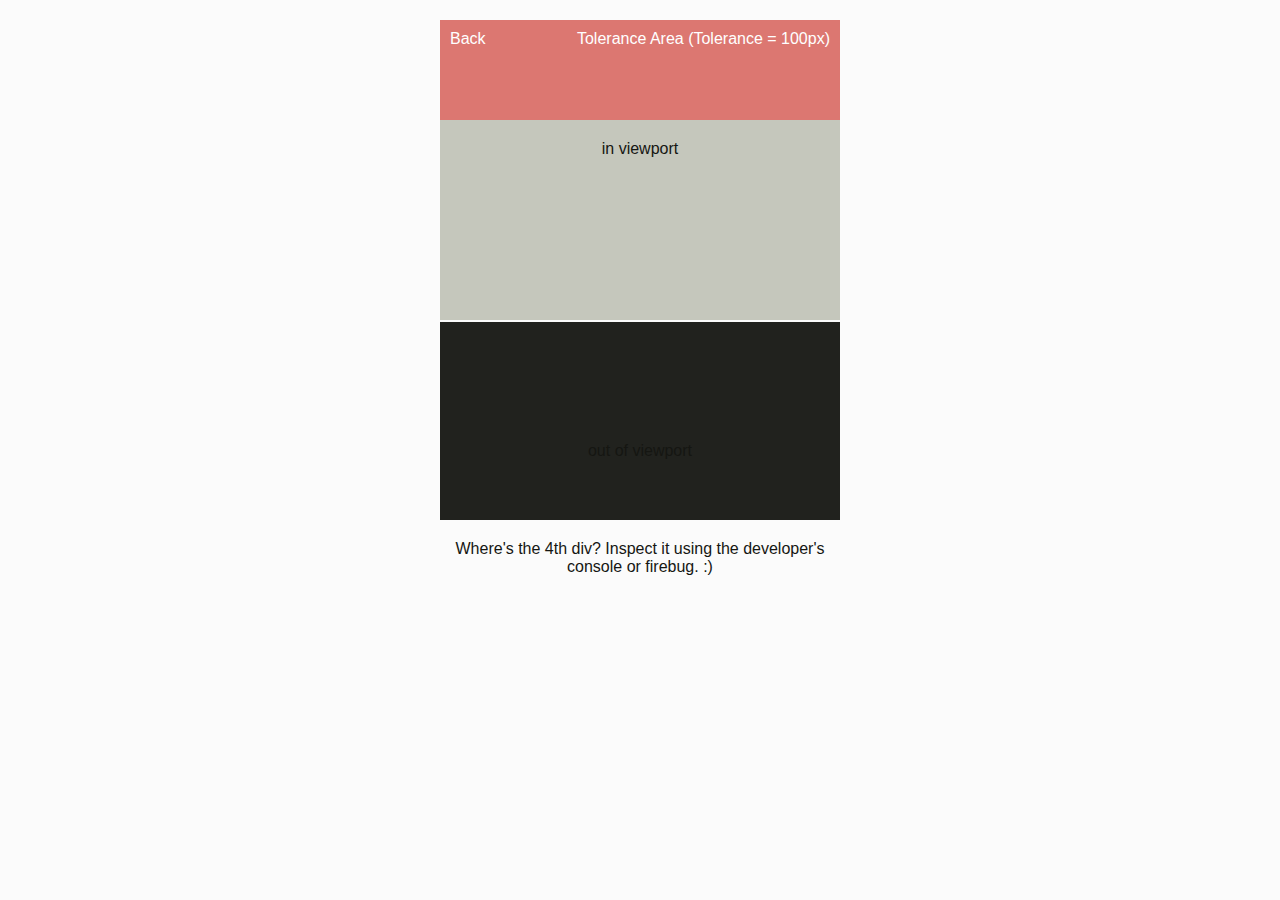
<file: isInViewport-master/examples/advanced-viewport.html>
<!doctype html>
<html lang="en">

  <head>
    <meta charset="UTF-8">
    <title>Advanced-viewport usage example</title>
    <link rel="stylesheet" href="./common.css" />
    <style>
     #container {
       width: 100%;
     }
     #container p {
       margin:0 auto;
       width: 400px;
       text-align: center;
     }
     #innerContainer {
       width: 400px;
       height: 500px;
       margin: 20px auto;
       position: relative;
     }
     #viewport {
       height: 500px;
       margin: 0;
       overflow: auto;
     }
     .box {
       -webkit-box-sizing: border-box;
       -moz-box-sizing: border-box;
       -ms-box-sizing: border-box;
       box-sizing: border-box;
       background-color: #C5C7BC;
       height: 300px;
       width: 100%;
       margin: 0 auto 2px auto;
       padding: 120px;
       text-align: center;
     }
     .box.outOfViewport {
       position: relative;
       left: -383px;
     }
     .tolerance {
       height: 100px;
       width: 383px;
       background-color: rgb(212, 12, 20);
       background-color: rgba(255, 0, 0, 0.4);
       position: absolute;
       top: 0;
       left: 0;
       z-index: 1;
     }
     .tolerance:before, .tolerance:after {
       content:"";
       display: table;
     }
     .tolerance:after {
       clear: both;
     }
     .tolerance {
       zoom: 1;
       /* For IE 6/7 (trigger hasLayout) */
     }
     .tolerance * {
       padding: 10px;
       color: #fff;
     }
    </style>
    <script src="http://cdnjs.cloudflare.com/ajax/libs/jquery/1.9.0/jquery.min.js">
    </script>
    <script src="../lib/isInViewport.js">
    </script>
    <script src="./advanced-viewport.js">
    </script>
    <script type="text/javascript">
     var _gaq = _gaq || [];
     _gaq.push(['_setAccount', 'UA-33892300-1']);
     _gaq.push(['_setDomainName', 'muditameta.com']);
     _gaq.push(['_trackPageview']);

     (function() {
       var ga = document.createElement('script');
       ga.type = 'text/javascript';
       ga.async = true;
       ga.src = ('https:' == document.location.protocol ? 'https://ssl' : 'http://www') + '.google-analytics.com/ga.js';
       var s = document.getElementsByTagName('script')[0];
       s.parentNode.insertBefore(ga, s);
     })();
    </script>
  </head>

  <body>
    <div id="container">
      <div id="innerContainer">
        <div id="viewport">
          <div class="tolerance">
            <a href="./index.html" class="button left">Back</a>
            <a class="right">Tolerance Area (Tolerance = 100px)</a>
          </div>
          <div class="box">1</div>
          <div class="box">2</div>
          <div class="box">3</div>
          <div class="box outOfViewport">4</div>
          <div class="box">5</div>
          <div class="box">6</div>
          <div class="box">7</div>
        </div>
      </div>
      <p>Where's the 4th div? Inspect it using the developer's console or firebug. :)</p>
    </div>

  </body>

</html>
</file>
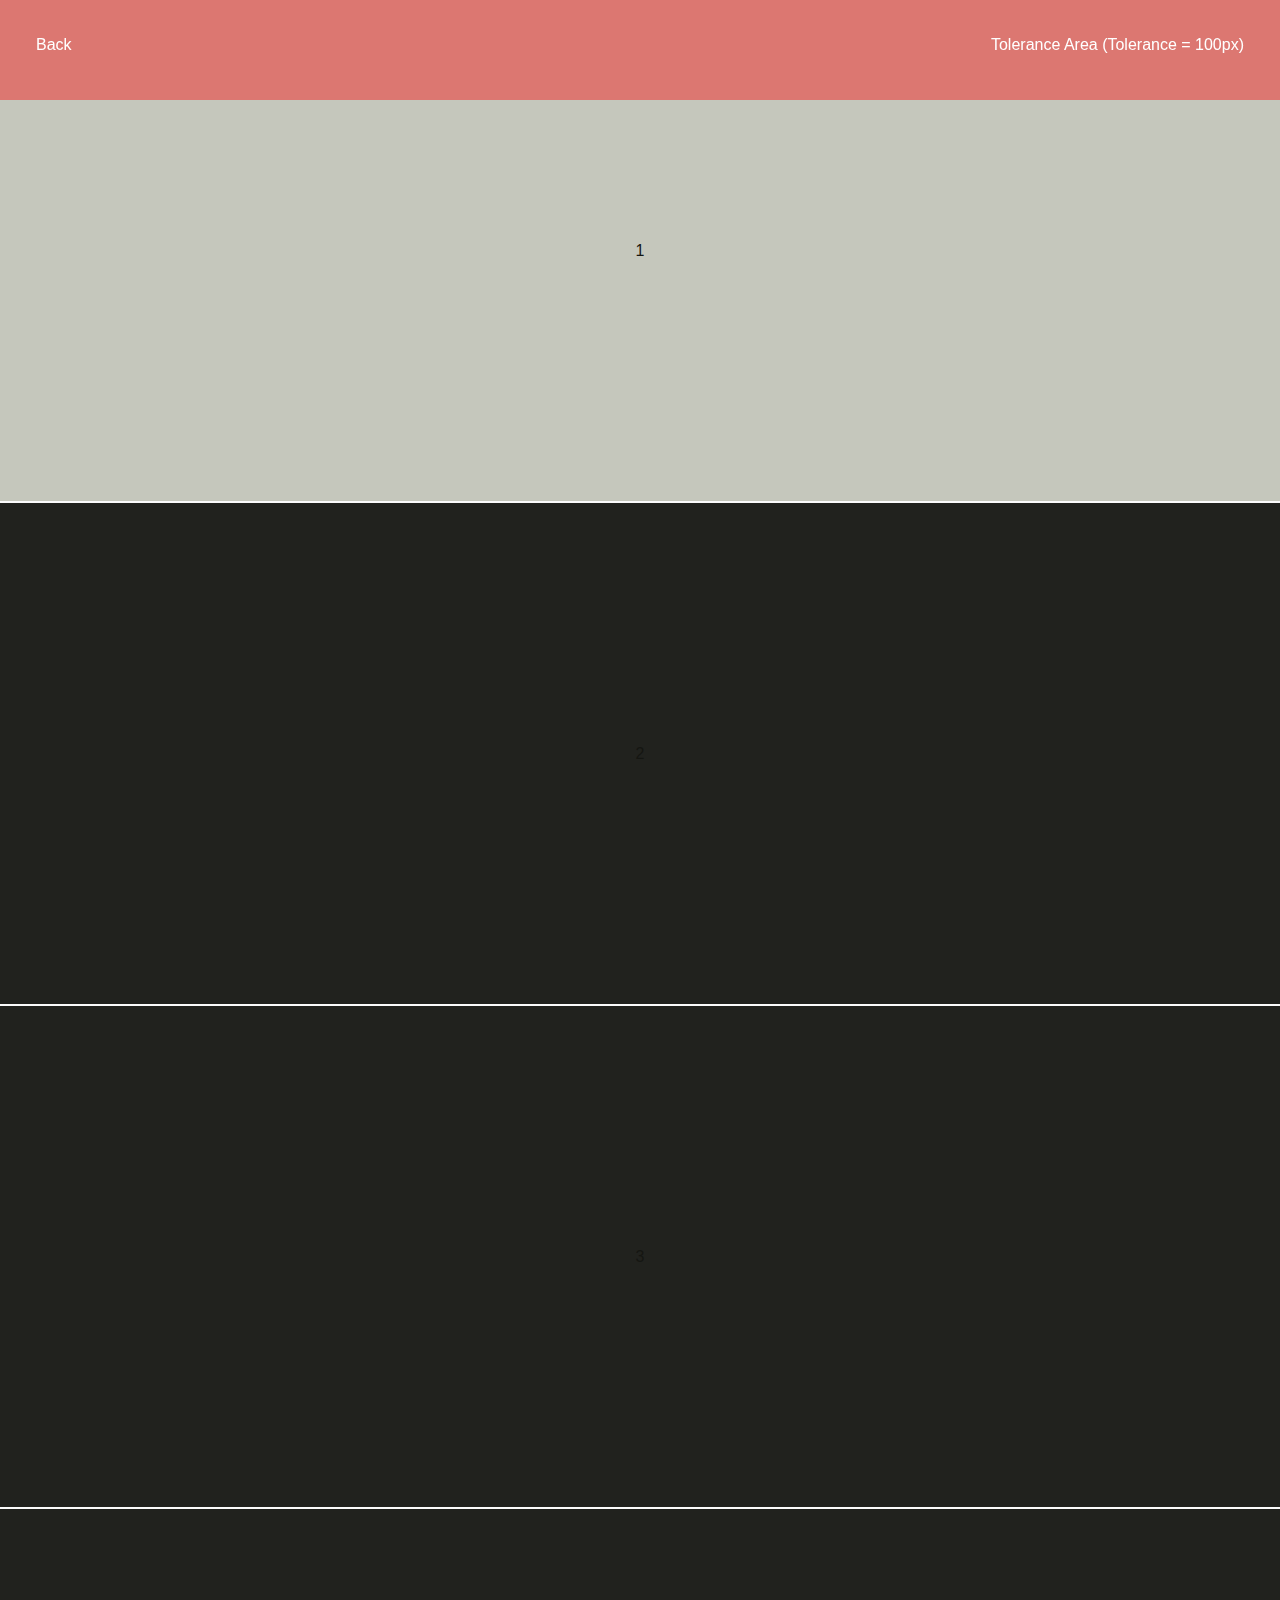
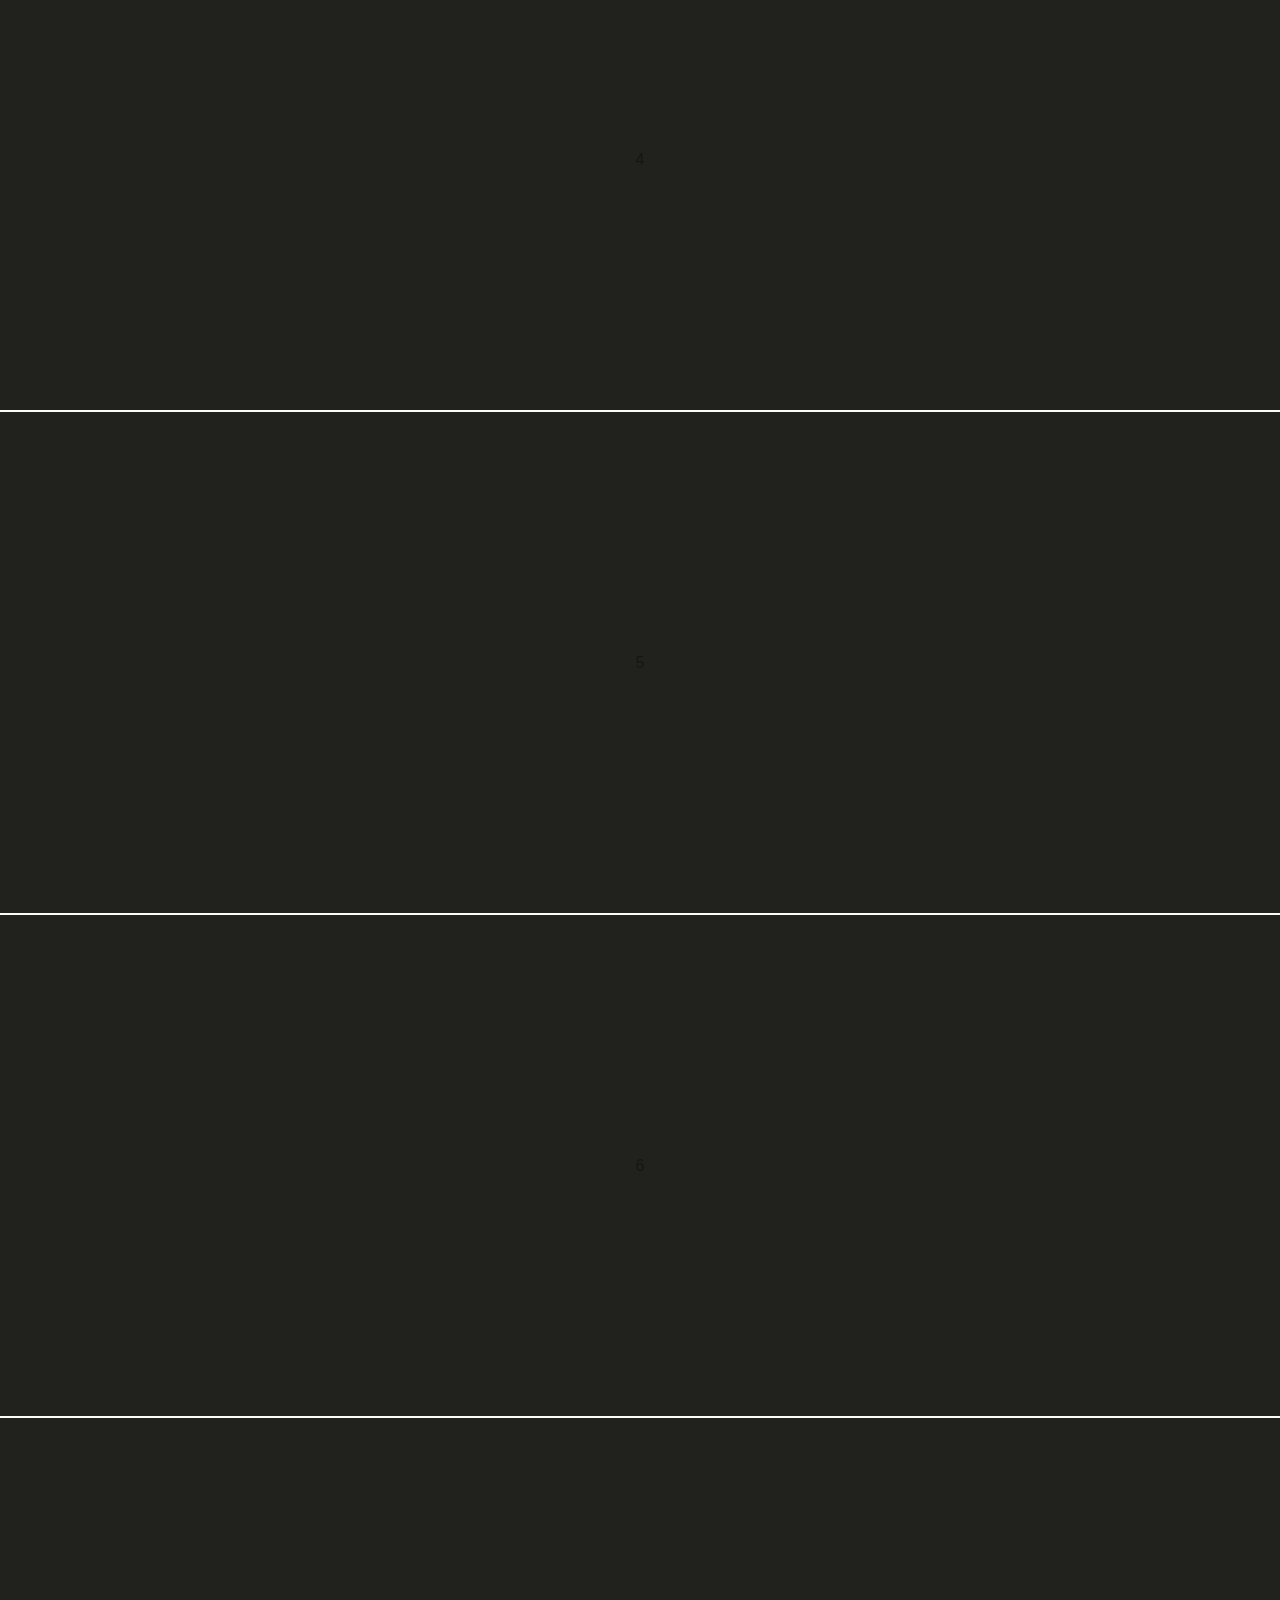
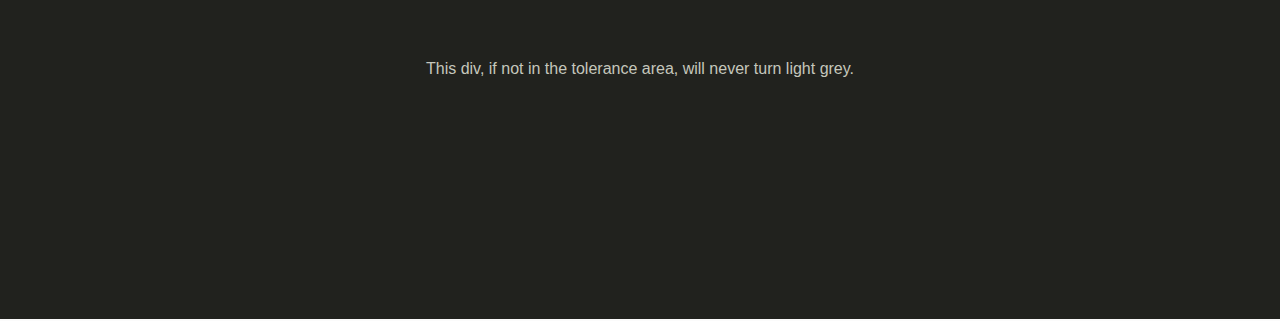
<file: isInViewport-master/examples/advanced.html>
<!doctype html>
<html lang="en">

  <head>
    <meta charset="UTF-8">
    <title>
      Advanced isInViewport Example
    </title>
    <link rel="stylesheet" href="./common.css" />
    <style>
     .box {
       -webkit-box-sizing: border-box;
       -moz-box-sizing: border-box;
       -ms-box-sizing: border-box;
       box-sizing: border-box;
       background-color: #C5C7BC;
       height: 501px;
       width: 100%;
       margin-bottom: 2px;
       text-align: center;
     }
     p {
       padding: 0;
       margin: 0;
       line-height: 1.5em;
       position: relative;
       top: 50%;
       transform: translateY(-50%);
     }
     .box.last {
       color: #C5C7BC;
     }
     .tolerance {
       height: 100px;
       width: 100%;
       background-color: rgb(212, 12, 20);
       background-color: rgba(255, 0, 0, 0.4);
       position: fixed;
       top: 0;
       left: 0;
       z-index: 1;
     }
     .tolerance:before, .tolerance:after {
       content:"";
       display: table;
     }
     .tolerance:after {
       clear: both;
     }
     .tolerance {
       zoom: 1;
       /* For IE 6/7 (trigger hasLayout) */
     }
     .tolerance * {
       padding: 36px;
       color: #fff;
     }
    </style>
    <script src="http://cdnjs.cloudflare.com/ajax/libs/jquery/1.7/jquery.min.js">
    </script>
    <script src="../lib/isInViewport.js">
    </script>
    <script src="./advanced.js">
    </script>
    <script type="text/javascript">
     var _gaq = _gaq || [];
     _gaq.push(['_setAccount', 'UA-33892300-1']);
     _gaq.push(['_setDomainName', 'muditameta.com']);
     _gaq.push(['_trackPageview']);

     (function() {
       var ga = document.createElement('script');
       ga.type = 'text/javascript';
       ga.async = true;
       ga.src = ('https:' == document.location.protocol ? 'https://ssl' : 'http://www') + '.google-analytics.com/ga.js';
       var s = document.getElementsByTagName('script')[0];
       s.parentNode.insertBefore(ga, s);
     })();
    </script>
  </head>

  <body>
    <div class="tolerance">
      <a href="./index.html" class="button left">Back</a>
      <a class="right">Tolerance Area (Tolerance = 100px)</a>
    </div>
    <div id="container">
      <div class="box">
        <p>
          1
        </p>
      </div>
      <div class="box">
        <p>
          2
        </p>
      </div>
      <div class="box">
        <p>
          3
        </p>
      </div>
      <div class="box">
        <p>
          4
        </p>
      </div>
      <div class="box">
        <p>
          5
        </p>
      </div>
      <div class="box">
        <p>
          6
        </p>
      </div>
      <div class="box last">
        <p>
          This div, if not in the tolerance area, will never turn light grey.
        </p>
      </div>
    </div>
  </body>

</html>
</file>
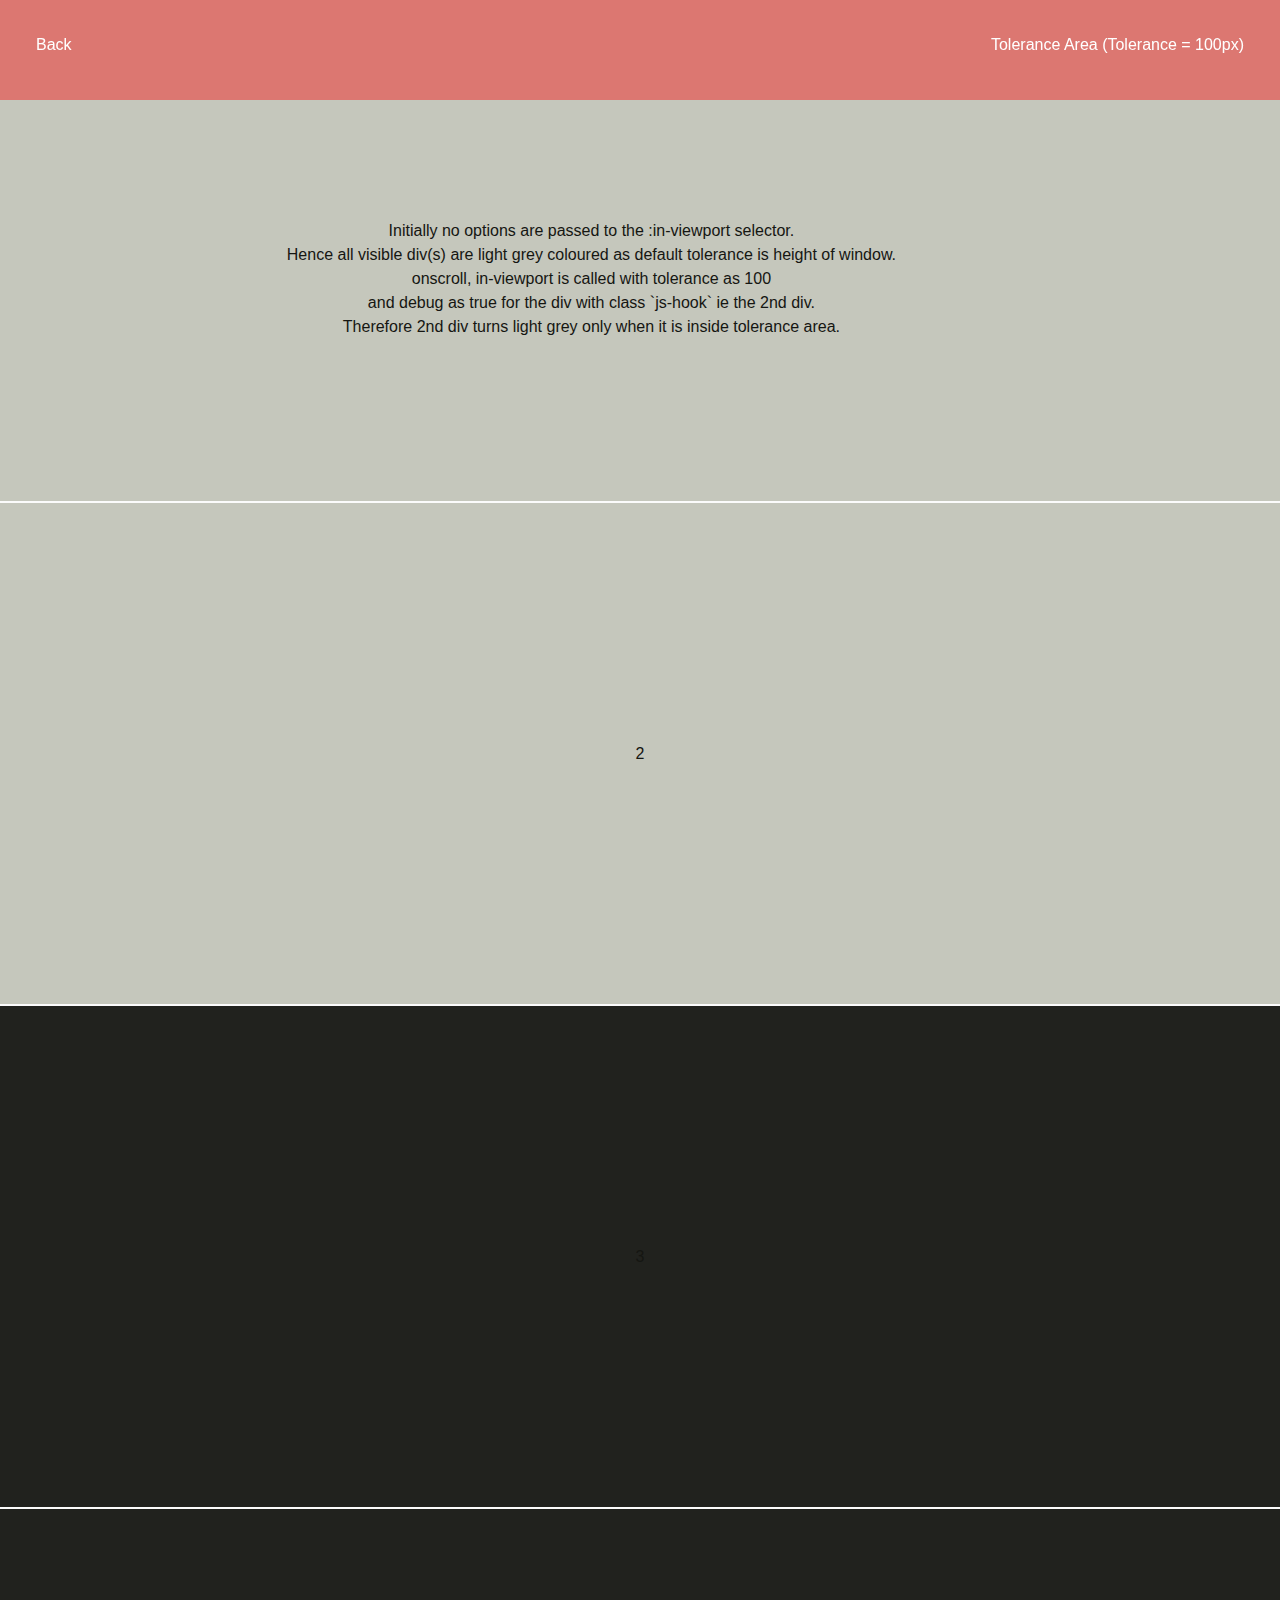
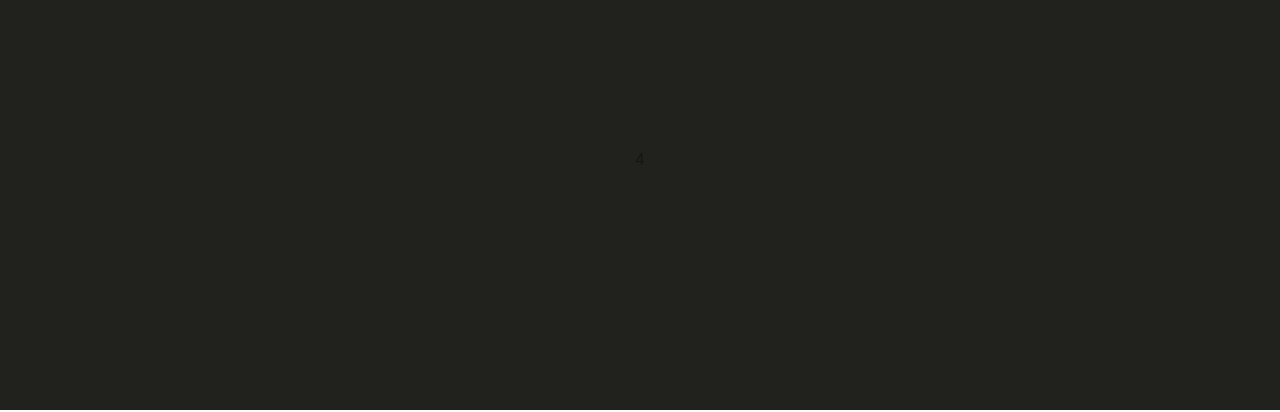
<file: isInViewport-master/examples/basic.html>
<!doctype html>
<html lang="en">

  <head>
    <meta charset="UTF-8">
    <title>
      Basic isInViewport Example
    </title>
    <link rel="stylesheet" href="./common.css" />
    <style>
     .box {
       -webkit-box-sizing: border-box;
       -moz-box-sizing: border-box;
       -ms-box-sizing: border-box;
       box-sizing: border-box;
       background-color: #C5C7BC;
       height: 501px;
       width: 100%;
       margin-bottom: 2px;
       position: relative;
       text-align: center;
     }
     p {
       padding: 0;
       margin: 0;
       line-height: 1.5em;
       position: relative;
       top: 50%;
       transform: translateY(-50%);
     }
     .first {
       position: absolute;
       right: 30%;
       bottom: 30%;
     }
     .tolerance {
       height: 100px;
       width: 100%;
       background: rgb(212, 12, 20);
       background-color: rgba(255, 0, 0, 0.4);
       position: fixed;
       top: 0;
       left: 0;
       z-index: 1;
     }
     .tolerance:before, .tolerance:after {
       content:"";
       display: table;
     }
     .tolerance:after {
       clear: both;
     }
     .tolerance {
       zoom: 1;
       /* For IE 6/7 (trigger hasLayout) */
     }
     .tolerance * {
       padding: 36px;
       color: #fff;
     }
    </style>
    <script src="http://cdnjs.cloudflare.com/ajax/libs/jquery/1.7/jquery.min.js">
    </script>
    <script src="../lib/isInViewport.js">
    </script>
    <script src="./basic.js">
    </script>
    <script type="text/javascript">
     var _gaq = _gaq || [];
     _gaq.push(['_setAccount', 'UA-33892300-1']);
     _gaq.push(['_setDomainName', 'muditameta.com']);
     _gaq.push(['_trackPageview']);

     (function() {
       var ga = document.createElement('script');
       ga.type = 'text/javascript';
       ga.async = true;
       ga.src = ('https:' == document.location.protocol ? 'https://ssl' : 'http://www') + '.google-analytics.com/ga.js';
       var s = document.getElementsByTagName('script')[0];
       s.parentNode.insertBefore(ga, s);
     })();
    </script>
  </head>

  <body>
    <div class="tolerance">
      <a href="./index.html" class="button left">Back</a>
      <a class="right">Tolerance Area (Tolerance = 100px)</a>
    </div>
    <div id="container">
      <div class="box">
        <div class="first">
          <p>Initially no options are passed to the :in-viewport selector.</p>
          <p>Hence all visible div(s) are light grey coloured as default tolerance is height of window.</p>
          <p>onscroll, in-viewport is called with tolerance as 100</p>
          <p>and debug as true for the div with class `js-hook` ie the 2nd div.</p>
          <p>Therefore 2nd div turns light grey only when it is inside tolerance area.</p>
        </div>
      </div>
      <div class="box js-hook">
        <p>2</p>
      </div>
      <div class="box">
        <p>3</p>
      </div>
      <div class="box">
        <p>4</p>
      </div>
    </div>
  </body>

</html>
</file>
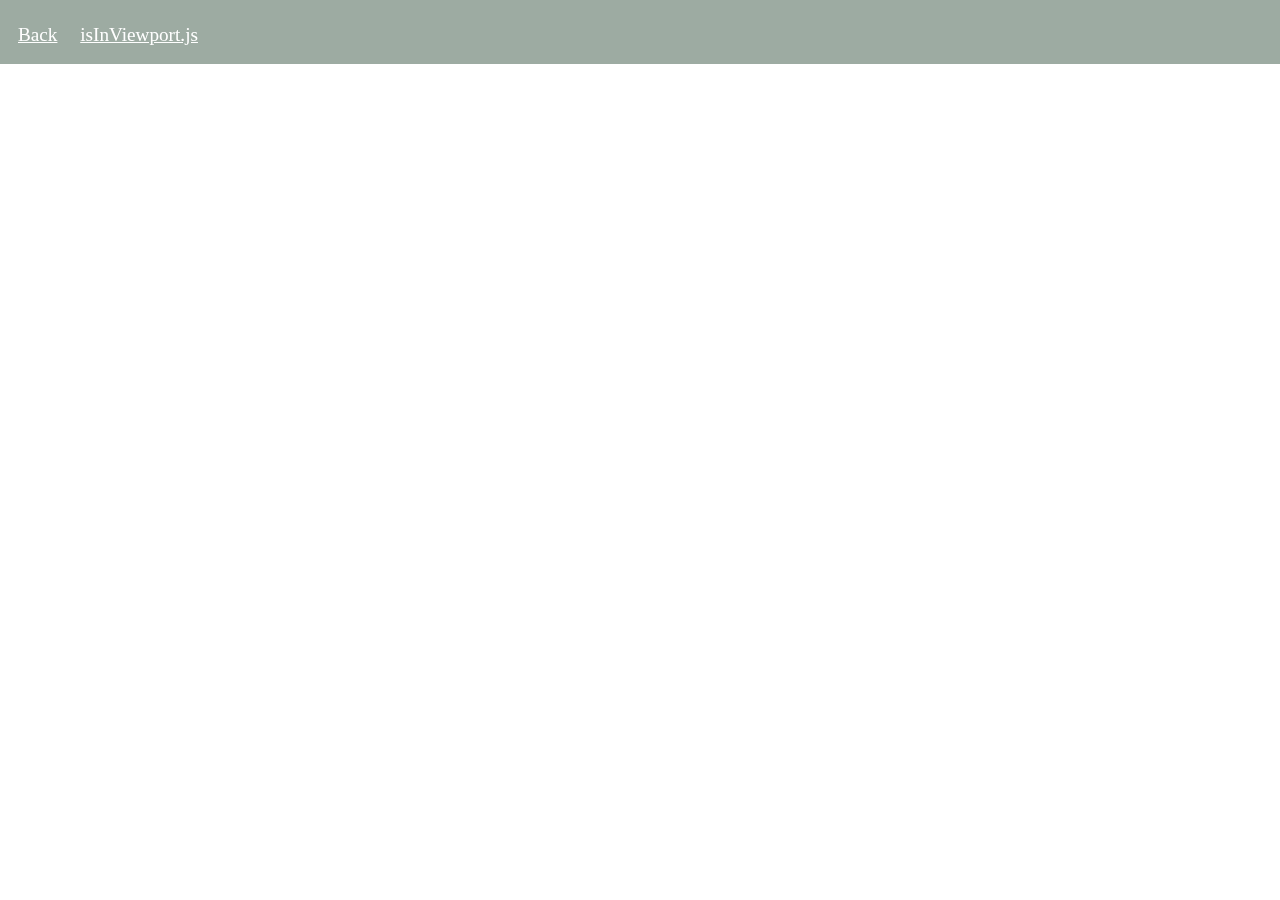
<file: isInViewport-master/tests/tests.html>
<!doctype html>
<html lang="en">

  <head>
    <meta charset="UTF-8">
    <title>isInViewport: Default viewport tests</title>
    <link rel="stylesheet" href="./lib/mocha.css" />
    <style>
     #container {
       width: 100%;
     }
     #viewport {
       width: 400px;
       height: 500px;
       margin: 0;
       overflow: auto;
     }
     .box {
       -webkit-box-sizing: border-box;
       -moz-box-sizing: border-box;
       -ms-box-sizing: border-box;
       box-sizing: border-box;
       background-color: #C5C7BC;
       height: 200px;
       width: 100%;
       margin-bottom: 2px;
       position: relative;
     }
     .nav {
       height: 40px;
       width: 100%;
       background: rgb(212, 12, 20);
       background-color: rgba(10, 45,23, 0.4);
       position: fixed;
       top: 0;
       left: 0;
       z-index: 1;
       font-size: 1.2em;
       padding-top: 24px;
     }
     .nav:before, .nav:after {
       content:"";
       display: table;
     }
     .nav:after {
       clear: both;
     }
     .nav {
       zoom: 1;
       /* For IE 6/7 (trigger hasLayout) */
     }
     .nav * {
       padding-left: 18px;
       color: #fff;
     }
     ul#blocks {
       padding: 0;
       width: 600px;
       height: 170px;
       overflow-x: scroll;
       white-space: nowrap;
       font-size: 0;
     }

     ul#blocks li {
       box-sizing: border-box;
       display: inline-block;
       background-color: #ff0000;
       height: 150px;
       width: 150px;
       text-align: center;
       font-size: 50px;
       padding: 50px;
       border: 1px solid #fff;
     }
    </style>
  </head>

  <body>
    <div class="nav">
      <a href="/" class="button left">Back</a>
      <a href="/" class="right">isInViewport.js</a>
    </div>
    <div id="mocha"></div>
    <script src="./lib/jquery.min.js"></script>
    <script src="./lib/isInViewport.min.js"></script>

    <script src="./lib/mocha.js"></script>
    <script src="./lib/should.js"></script>

    <script>
     mocha.ui('bdd');
     mocha.reporter('html');
    </script>

    <script src="defaultViewportTests.js"></script>
    <script src="customViewportTests.js"></script>
    <script src="horizontallyScrollingViewportTests.js"></script>

    <script>
     mocha.checkLeaks();
     mocha.globals(['jQuery']);
     if (window.mochaPhantomJS) {
       mochaPhantomJS.run();
     }
     else {
       mocha.run();
     }
    </script>
    <script>
      if (window.PHANTOMJS) {
        blanket.options("reporter", "./lib/grunt-reporter.js");
      }
    </script>
  </body>
</html>
</file>
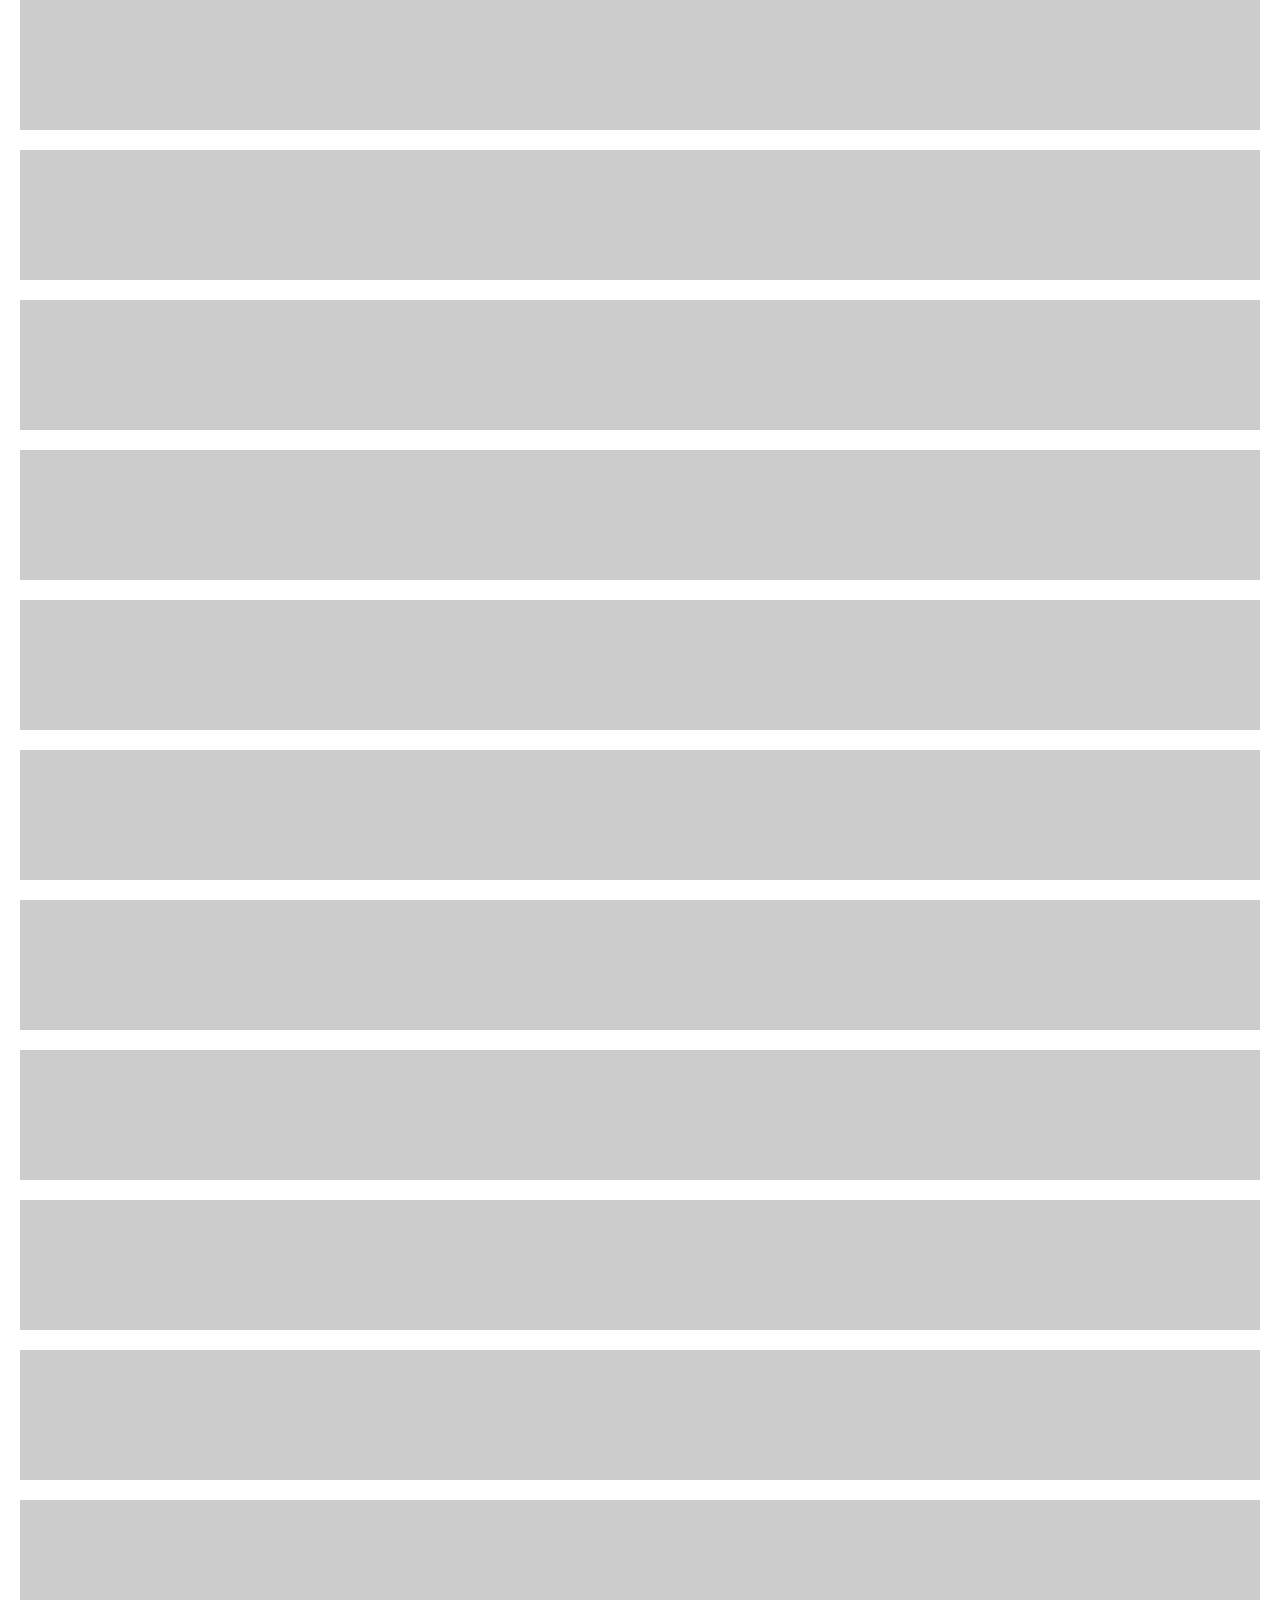
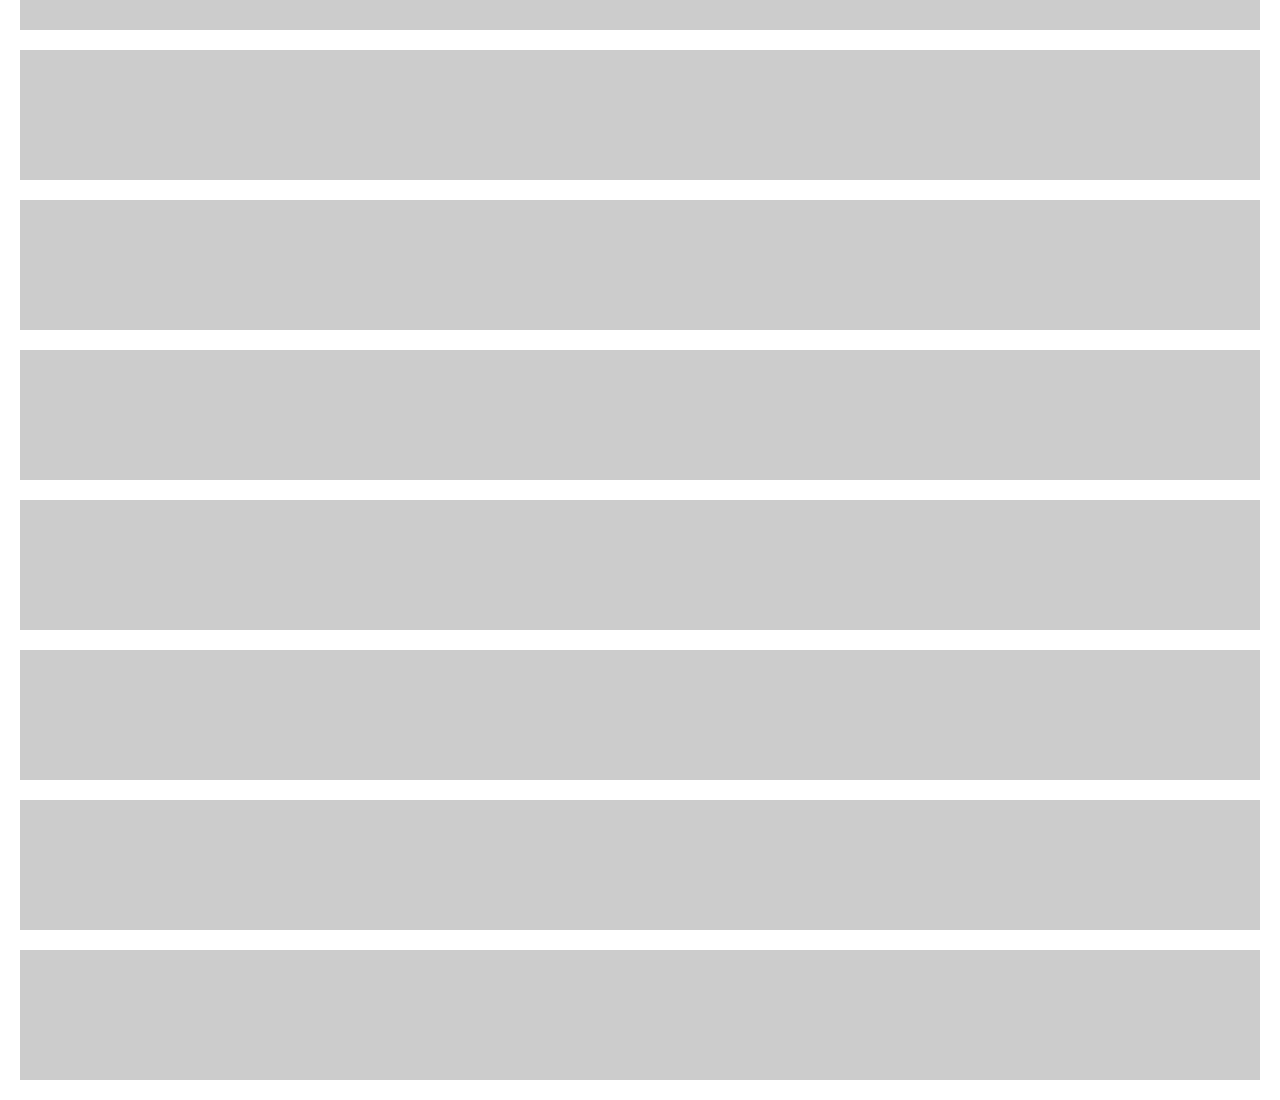
<file: aos-master/test/fixtures/aos-offset.fixture.html>
<!DOCTYPE html>
<html>
  <head>
    <title></title>
    <style type="text/css">
      * {box-sizing: border-box;}
      body {
        margin: 0; padding: 0 20px; text-align: center;
      }
      .aos-item {
        width: 100%; height: 130px; margin: 0 0 20px 0; background: #ccc;
      }
    </style>
  </head>
  <body class="body">
    <div class="aos-item aos-item--1" data-aos-offset="50" data-aos="fade"></div>
    <div class="aos-item aos-item--2" data-aos-offset="50" data-aos="fade-up"></div>
    <div class="aos-item aos-item--3" data-aos-offset="50" data-aos="fade-down"></div>
    <div class="aos-item aos-item--4" data-aos-offset="50" data-aos="fade-left"></div>
    <div class="aos-item aos-item--5" data-aos-offset="50" data-aos="fade-right"></div>
    <div class="aos-item aos-item--6" data-aos-offset="50" data-aos="flip-up"></div>
    <div class="aos-item aos-item--7" data-aos-offset="50" data-aos="flip-down"></div>
    <div class="aos-item aos-item--8" data-aos-offset="50" data-aos="flip-left"></div>
    <div class="aos-item aos-item--9" data-aos-offset="50" data-aos="flip-right"></div>
    <div class="aos-item aos-item--10" data-aos-offset="50" data-aos="zoom-in"></div>
    <div class="aos-item aos-item--11" data-aos-offset="50" data-aos="zoom-in-up"></div>
    <div class="aos-item aos-item--12" data-aos-offset="50" data-aos="zoom-in-down"></div>
    <div class="aos-item aos-item--13" data-aos-offset="50" data-aos="zoom-in-left"></div>
    <div class="aos-item aos-item--14" data-aos-offset="50" data-aos="zoom-in-right"></div>
    <div class="aos-item aos-item--15" data-aos-offset="50" data-aos="slide-up"></div>
    <div class="aos-item aos-item--16" data-aos-offset="50" data-aos="slide-down"></div>
    <div class="aos-item aos-item--17" data-aos-offset="50" data-aos="slide-left"></div>
    <div class="aos-item aos-item--18" data-aos-offset="50" data-aos="slide-right"></div>
  </body>
</html>
</file>
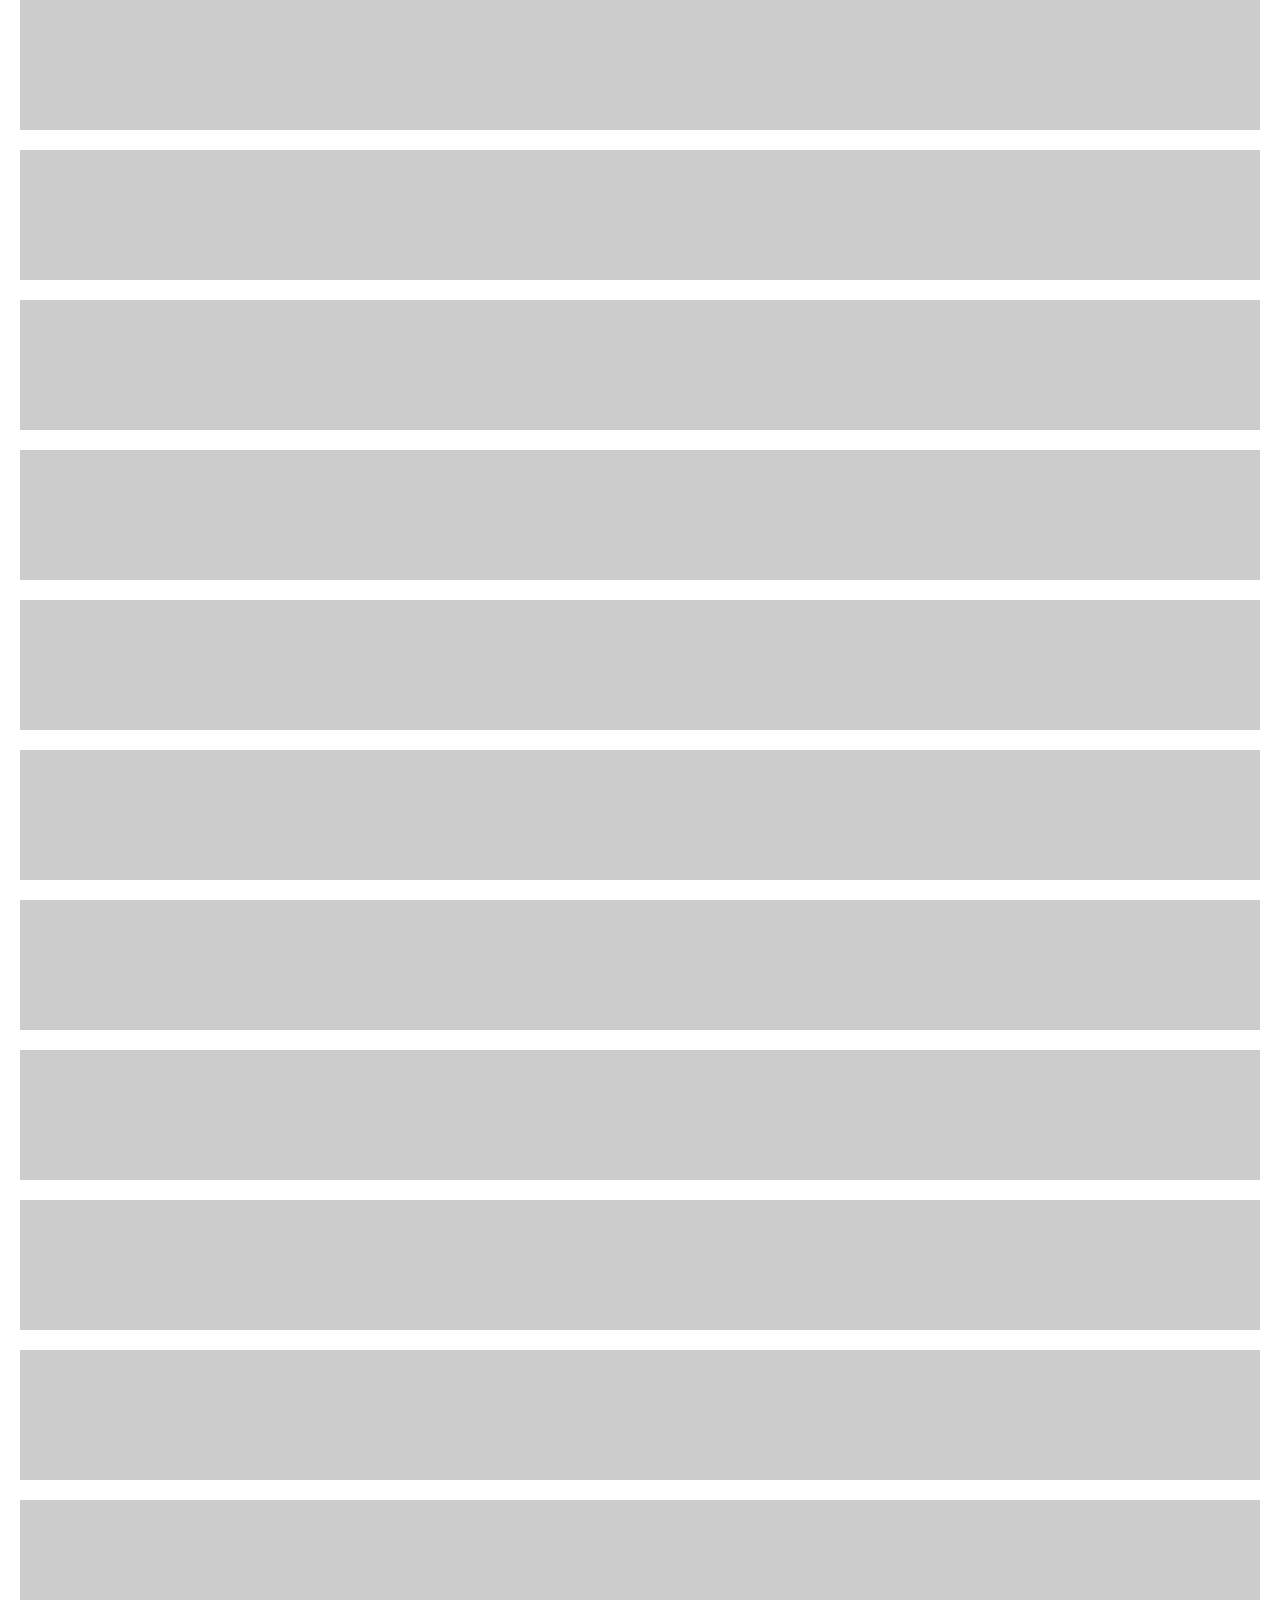
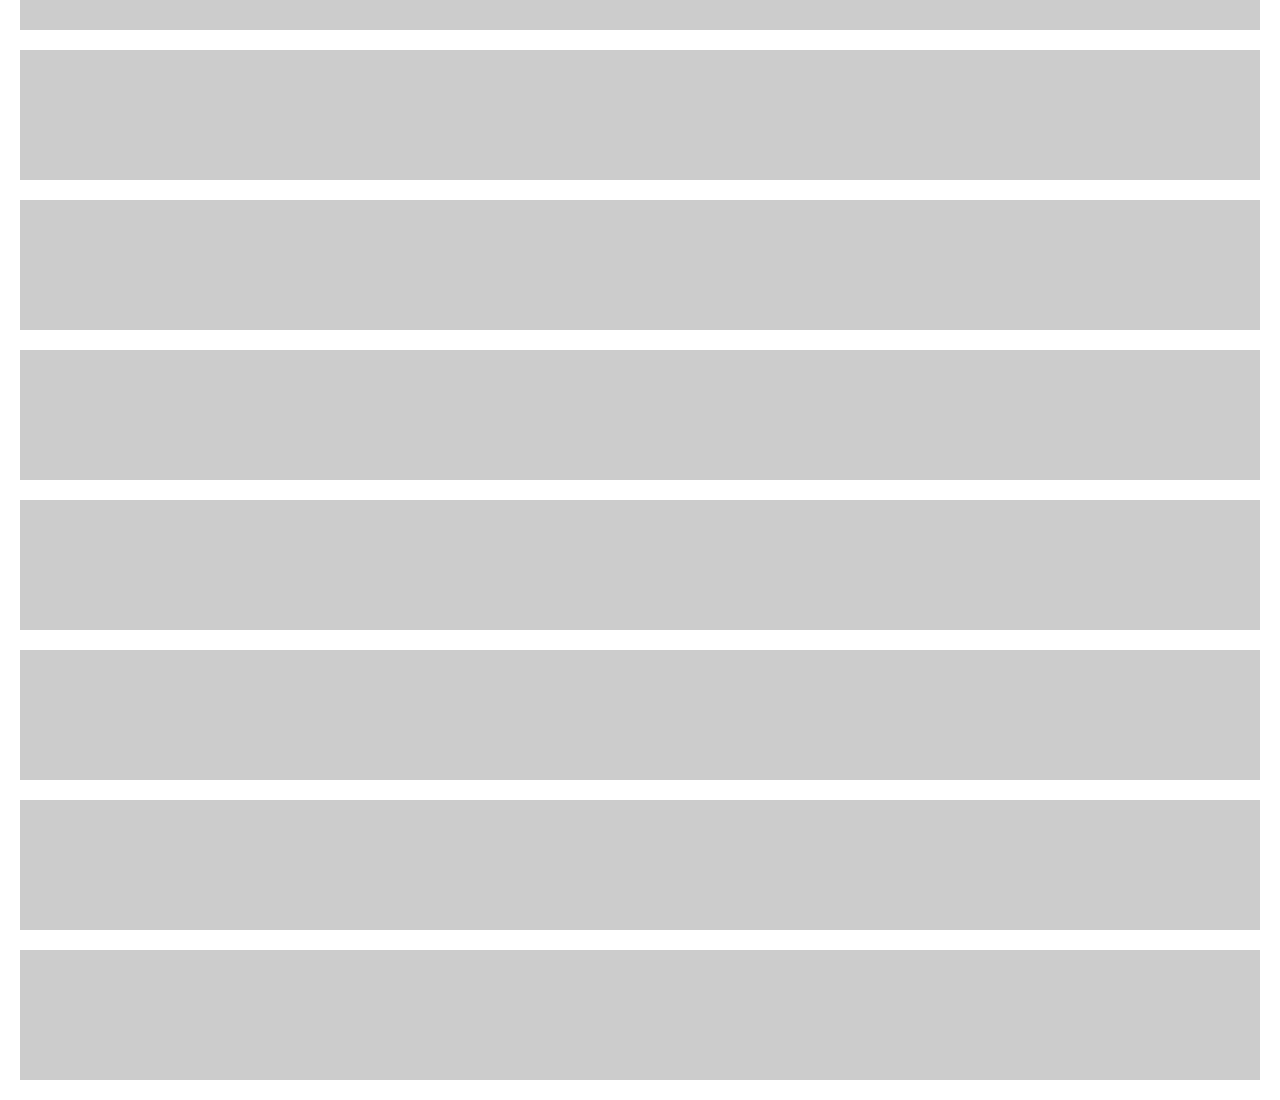
<file: aos-master/test/fixtures/aos.fixture.html>
<!DOCTYPE html>
<html>
  <head>
    <title></title>
    <style type="text/css">
      * {box-sizing: border-box;}
      body {
        margin: 0; padding: 0 20px; text-align: center;
      }
      .aos-item {
        width: 100%; height: 130px; margin: 0 0 20px 0; background: #ccc;
      }
    </style>
  </head>
  <body class="body">
    <div class="aos-item aos-item--1" data-aos="fade"></div>
    <div class="aos-item aos-item--2" data-aos="fade-up"></div>
    <div class="aos-item aos-item--3" data-aos="fade-down"></div>
    <div class="aos-item aos-item--4" data-aos="fade-left"></div>
    <div class="aos-item aos-item--5" data-aos="fade-right"></div>
    <div class="aos-item aos-item--6" data-aos="flip-up"></div>
    <div class="aos-item aos-item--7" data-aos="flip-down"></div>
    <div class="aos-item aos-item--8" data-aos="flip-left"></div>
    <div class="aos-item aos-item--9" data-aos="flip-right"></div>
    <div class="aos-item aos-item--10" data-aos="zoom-in"></div>
    <div class="aos-item aos-item--11" data-aos="zoom-in-up"></div>
    <div class="aos-item aos-item--12" data-aos="zoom-in-down"></div>
    <div class="aos-item aos-item--13" data-aos="zoom-in-left"></div>
    <div class="aos-item aos-item--14" data-aos="zoom-in-right"></div>
    <div class="aos-item aos-item--15" data-aos="slide-up"></div>
    <div class="aos-item aos-item--16" data-aos="slide-down"></div>
    <div class="aos-item aos-item--17" data-aos="slide-left"></div>
    <div class="aos-item aos-item--18" data-aos="slide-right"></div>
  </body>
</html>
</file>
<file: css.css>
:root {
  --green: #62bb46;
  --dark: #3c3b3a;
  --medium: #818181;
  --light: #e2e2e2;
  --verylight: #f7f7f7;
  --turq: #21bdb7;}

@import{
    url(//fonts.googleapis.com/css?family=Open+Sans)} 


body{
    margin:0 auto;
    font-family: 'Open Sans';
    overflow-x: hidden;}

.icon svg{
    height:30px;
    width:30px;
    fill: #21bdb7;
}


/*TYPO*/
h1 {
    font-weight:100;
    font-size:42pt;
    line-height:42pt;
    margin:0}  
      
h2 {
    font-weight:100;
    font-size:28pt;
    line-height:42pt;
    margin:0}       

h5 {
    font-size:11pt;
    margin:0;
    font-weight: 600;}
      
p{
    font-weight:200;
    font-size:16pt;
    color: var(--medium);}      
      
/* HEADER */

     
.site-header{
    background-color:white;
    position:fixed;
    z-index: 6;
    box-shadow: 0px 1px 2px 0px rgba(0,0,0,0.25); 
    height:70px;
    box-sizing:border-box;
    width:100%;
    display:flex;
    align-items:center;
    align-content: space-between;

    
}
.wrapper{
    margin:0 auto;
    display:flex;
    align-items:center;
    justify-content: space-between;
    width:1370px;
} 
.logo-header{
    position:relative;
    width: 150px;
    left:0px;}

 @media only screen and (max-width: 1110px) { 
    .header-nav{
        display:none;
        overflow:hidden;}}      
      
 @media only screen and (min-width: 1101px) { 
    .header-nav{
        display:flex;
        align-items:center;}}
      
      
ul#nav-links {
    list-style:none;
    float:right;
    margin-right:0px; }
          
li.menu-item{
    float:left;
    padding-left:20px;}

li.menu-item a{
    text-decoration: none;
    color: var(--dark);
    height:70px;
    padding-bottom:23px;
    padding-top:23px;
    padding-left:10px;
}

li.menu-item a:hover{
    text-decoration: none;
    color: var(--3c3b3a);
    background-color:var(--verylight);}
      
      
/* BUTTON GENERAL */
      
.button{
    height: 40px;
    display:inline-block;
    background-color: var(--green);
    border-radius:4px;
    text-align:center;
    border: 1px solid;
    border-color: var(--green);
    padding-left:16px;
    padding-right:16px;
    }   
      
.button a{
    box-sizing: border-box;
    text-decoration:none;
    color:white;
    height:40px;
    font-size:10pt;
    text-transform: uppercase;
    
}

/* BUTTON CONTACT SALES */

.button.contact-sales {
    background-color: white;
    margin-left:50px;}    

.button.contact-sales a{
    color: var(--green);
    line-height:40px;
} 
    
.button.buy {
    background-color: white;} 

.button.buy a{
    color: var(--green);
    line-height:40px;
} 
      
/* HERO SECTION */
      
.site-content{
    max-width:100%;
    position:relative;
}
      
.hero {  
    margin-bottom: 150px;
    margin:0 auto;
    max-width:1280px;

}   

.hero-bg{
    margin-top:60px;
    background-color:#eae8e9;
    margin-bottom: 150px;
    position:relative;
    width:100%;
}
    
.hero-img{
    height:auto;
    position:relative;
}
 
.hero-img img {
    max-width:100%;
    max-height:100%;}      

.info-section{

    margin-top:50px;
    margin-bottom:50px;} 
      
.add-to-cart{
    padding-left:25px;
    padding-right:25px;
    margin-top: 40px;
    padding-top:40px;
    background-color: white;
    border: 1px solid;
    border-color: var(--light);}

.cart-form{}
      
.cart-form input {
    box-sizing: border-box;    
    height: 48px;
    border: 1px solid;
    border-color: var(--turq);
    border-radius:4px;
    margin-right:10px;}

.button.add {
    box-sizing: border-box;
    height:48px;
    background-color: var(--turq);
    border:0px;
    padding-top:0px;}

.button.add a{
    height:48px;
    line-height:48px;}

.product-name{
     margin:0px;}
 
.subtitle {
    color: var(--turq);
    text-transform: uppercase;}

.description {
    margin-top: 20px;
    font-size:20pt;
    font-weight:100;
    color: var(--medium)}  

.cart-price{
font-size: 36px;
font-weight: 200;    
padding-left:15px;
    padding-bottom: 40px;}      

/* Battery Life Module */
      
.battery-life{
    position:relative;
    padding-top:200px;
    padding-bottom:200px;
    max-width:1280px;
    margin:0 auto;
    height:800px;;
}
.feature{
    position:relative;
    float:left;}  
      
.battery-chart{
    width: 1500px;
    height:400px;
    float:right;
    margin-right:-900px;
}
      
.beacon-cable{
    position:Absolute;
    z-index:2;
    float:right;
    padding-top: 100px;
    padding-left:220px;}     

img.slider{
    margin-left:100px;
}
.power-save img{
    position:absolute;
}
 
/*  COVERAGE  */
  
.coverage{
    position:relative;
    margin-bottom: 150px;
    margin:0 auto;
    max-width:1370px;
    height:494px;
} 

.coverage-info{
    position:relative;
    margin-top:100px;  }

feature-img{
    height:500px;}  

img.signal{
    position:absolute; 
    margin-left:-300px;}

img.statue{
    position:absolute;
    margin-left:-300px;}      
      
/*  AMBIENT  */

.ambient svg{
fill:#71cef5;}
.ambient{
    position:relative;
    height: 700px;
    background: linear-gradient(to right, #144576 70%,#ffffff 70%);}
      
.ambient-content{
    padding-top:100px;
    margin:0 auto;
    max-width:1370px;
}  
.ambient-content h2 {
    color:#71cef5;}
      
.ambient-content p {
    color:#f7f7f7;}
      
.ambient-info{
    position:relative;
    float:left;} 

.power-save{
    position:absolute;
    margin-left:500px;}
      
      
/*  LOCATOR  */ 
 
.locator-img{
margin-left:100px;}

.beacon-locator{
    padding-top:100px;
    height:700px;
    margin:0 auto;
    max-width:1370px;
    position:relative;
    margin-bottom:100px;}      


/* GRAY */

.middle{
    background-color:#e2e2e2;
    width:100vw;
    position:relative;}
      
.wrapper1{
    margin:auto;
    width:1370px;}  

.spacer{
    margin-top:-100px;}

.mount{
    margin-top:100px;
    margin-bottom:100px;}

.mount-video{
    z-index:2;
    float:right;
    margin-top:-100px;
    box-shadow: 10px 10px 55px 0px rgba(0,0,0,0.25);}


.weather{
    float:left;
    width:100%;}
.splash-img{
    padding-left:0px;}

.splash-img img{
    z-index:3;
    box-shadow: 10px 10px 55px 0px rgba(0,0,0,0.25);
    margin-bottom:50px;}

.golf{ 
display:flex;
width:100%;
justify-content: space-around;}

video{   
    }

/* BLE */
.ble_bg{
    width:100vw;
    background: linear-gradient(to bottom, #e2e2e2 50%,#ffffff 50%);
    height:600px;}
    

.ble{
    margin:auto;
    max-width:1370px;
    background-color: #3b9cfb;
    height:600px;
    color:white;
    display:flex;
    align-content: center;
    flex-direction: row;
    justify-content: space-between;} 


p.white{
    color:black;
    opacity:0.7;
}
.ble_opis{
    color:White;
    margin-left:100px;
    display:flex;
    justify-content:center;
    height: 500px;
    flex-direction: column;
}
/* Features */

.features{
    
    text-align:center;
    height:600px;
}


.feature-list{
    max-width:1370px;
    margin:0 auto;
    display:flex;
    justify-content: space-between;
}

.features-containter{
    margin-top:150px;
}

/* APPS */

.phones{
float:right;    
width:800px;
height:600px;
margin-top:5%;}

.apps{
    background-color: var(--green);
    height:700px;
        
}

.apps-container{
    max-width:1370px;
    height:auto;
    margin: 0 auto;
}

.phones img{
position:absolute;}

.admin {
float:left;
margin-top:20px;}

.showcase {
margin-left:200px;
margin-top:50px;}

.panel{
    margin-right:0px;
    margin-left:250px;
}
    

.opis_s{
padding-left: 0px;}

.apps-opis{
    height:500px;   
    display:flex;
    flex-direction: column;
    align-content: center;
    justify-content: center;
}

.opisy-grid{
margin-left:-15px;
margin-top:50px;
position:relative;}

.apps-opis h2{
color:#144576}

.opis_s h5{
font-size:14pt;
color:#144576;}

.opis_s p{
font-size:10pt;
color: white;}

/* For devs */
.dev-container{
    width: 100vw;
    background: linear-gradient(to bottom, #62bb46 50%,#ffffff 50%);

}
.dev{
    margin:0 auto;
    max-width:1370px;
    height: 400px;
    background-color:#154576;
}

.bottom-bg{
    width:100vw;
    background: linear-gradient(to top, #818181 70%,#ffffff 70%);
    height:500px;
    position: relative;}

.tech-spec-bg{
    width:100vw;
    background-color: #818181;
    height:auto;}

.tech-spec{
    margin:auto;
    max-width:1370px;
    height:600px;
    background-color: #818181;
    color: white;
}

.tech-block h3{
font-weight: 400;    
margin-top:50px;
margin-bottom:10px;}

.pos{
font-size:14px;
line-height:40px;
display:flex;
height:40px;    
justify-content: space-between;
border-bottom: 1px solid;
border-color:#9a9a9a;}
</file>
<file: grid.css>
@media only screen and (min-width: 1101px) { 
  
.col-1 {width: 8.33%;}
.col-2 {width: 16.66%;}
.col-3 {width: 25%;}
.col-4 {width: 33.33%;}
.col-5 {width: 41.66%;}
.col-6 {width: 50%;}
.col-7 {width: 58.33%;}
.col-8 {width: 66.66%;}
.col-9 {width: 75%;}
.col-10 {width: 83.33%;}
.col-11 {width: 91.66%;}
.col-12 {width: 100%;}

[class*="col-"] {
    box-sizing: border-box;
    float: left;
    padding: 15px;
    
}
}

 @media only screen and (max-width: 1110px) { 
  
.col-m-1 {width: 8.33%;}
.col-m-2 {width: 16.66%;}
.col-m-3 {width: 25%;}
.col-m-4 {width: 33.33%;}
.col-m-5 {width: 41.66%;}
.col-m-6 {width: 50%;}
.col-m-7 {width: 58.33%;}
.col-m-8 {width: 66.66%;}
.col-m-9 {width: 75%;}
.col-m-10 {width: 83.33%;}
.col-m-11 {width: 91.66%;}
.col-m-12 {width: 100%;}

[class*="col-m"] {
    box-sizing: border-box;
    float: left;
    padding: 15px;
    
}

     
.battery-chart{
    width: 1000px;
    height:400px;
    margin-right:0px;
}
 
.battery-life{
    margin:0 auto;
}

.ambient{
background:#144576;}  
     
.power-save{
position:relative;
margin-left:0;       
}
     
     
 .locator-img{
margin: 0 auto;
position:block;
width:100vw;
float:none;
height:600px;     
     }     
     
.locator-info{
position:relative;
     }   
     
.wrapper1{
         position:relative;
     }
}
</file>
<file: graph.css>
@keyframes grow {
  0%   { width: 0; }
  100% { width: 1; }
}



@keyframes grow1 {
  0%   { width: 0; }
  100% { width: 20%; }
}

@keyframes grow1-ps {
  0%   { width: 0; }
  100% { width: 15%; }
}

@keyframes grow2 {
  0%   { width: 0; }
  100% { width: 5%; }
}

@keyframes grow2-ps {
  0%   { width: 0; }
  100% { width: 5%; }
}

.graf {
    width: 100%;
    height: 200px;
    background-color:white;
    display:flex;
    flex-direction: column;
    justify-content: space-around;
    line-height: 40px;
    font-size:10pt;
    text-transform: uppercase;
    }

.year {
    margin-left:20px;
}

.settings-txt{
    line-height:10pt;
    height:40px;
    display:flex;
    flex-direction: column;
    justify-content: space-around;}


.usb{
    width: 100%;
    display:flex;
    justify-content: flex-start;
    

}

.usb2{
width: 100%;
display:flex;
justify-content: flex-start;    
}

.usb3{
width: 100%;
display:flex;
justify-content: flex-start;    
}

.opis{
    width: 150px;
    border-right: 1px solid;
    margin-top:-20px;
    margin-bottom:-20px;
    border-color:#e2e2e2;}


.chart-1 {
    color:white;
    animation: grow;
    animation-duration: 1s;
    animation-fill-mode: forwards;
    height:40px;
    width: 60%;
    background-color:#62bb46;}


.chart-2 {
    color:white;
    animation: grow1;
    animation-duration: 1s;
    animation-delay:.5s;
    animation-fill-mode: forwards;
    height:40px;
    width: 00%;
    background-color:#22bdb7;
}

.chart-2-power-save {
    color:white;
    animation: grow1-ps;
    animation-duration: 1s;
    animation-fill-mode: forwards;
    animation-delay:1s;
    height:40px;
    width: 0%;
    background-color:#269994;}


.chart-3 {
    color:white;
    animation: grow2;
    animation-duration: 1s;
    animation-fill-mode: forwards;
    animation-delay:1s;
    height:40px;
    width:0;
    background-color:#22bdb7;}

.chart-3-power-save {
    color:white;
    animation: grow2-ps;
    animation-duration: 1s;
    animation-fill-mode: forwards;
    animation-delay:1s;
    height:40px;
    width: 0%;
    background-color:#269994;}

.no-power-save{
float:left;
margin-right:20px;}

.legend{
margin-left:150px;
margin-top:50px;
font-size:8pt;}

.legend-color1{
margin-right:6px;        
float:left;    
width:16px;
height:16px;
border-radius:4px;
background-color:#22bdb7;}

.legend-color2{
margin-right:6px;    
float:left;
width:16px;
height:16px;
border-radius:4px;
background-color:#269994;}
</file>
<file: style.css>
.par {
    position:relative;
    height:400px;
}


 	
.layer-1 {
    position:absolute;
    margin-left:-50px;}

.layer-2 {
    position:absolute;
    margin-left:100px;}

.layer-3 {
    position:absolute;}
</file>
<file: isInViewport-master/examples/common.css>
body {
    margin: 0;
    padding: 0;
    background-color: #FBFBFB;
    color: #151612;
    font-family:"Century Gothic", CenturyGothic, AppleGothic, sans-serif;
}
h1 {
    font-size: 3em;
}
a, a:visited, a:active, a:hover {
    text-decoration: none;
}
.left {
	float: left;
}
.right {
	float: right;
}
</file>
<file: isInViewport-master/tests/lib/mocha.css>
../../node_modules/mocha/mocha.css
</file>
<file: aos-master/demo/css/styles.css>
body {
  font-family: Helvetica,Tahoma;
}

*,
*:before,
*:after {
  box-sizing: border-box;
}

.aos-all {
  width: 1000px;
  max-width: 98%;
  margin: 10vh auto 0 auto;
}

.aos-item {
  display: inline-block;
  float: left;
  width: 33.3333%;
  height: 300px;
  padding: 20px;
}

.aos-item__inner {
  position: relative;
  width: 100%;
  height: 100%;
  float: left;
  background: #1da4e2;
  line-height: 260px;
  text-align: center;
  color: #fff;
}

@media screen and (max-width: 800px) {
  .aos-item {
    width: 50%;
  }
}
</file>
